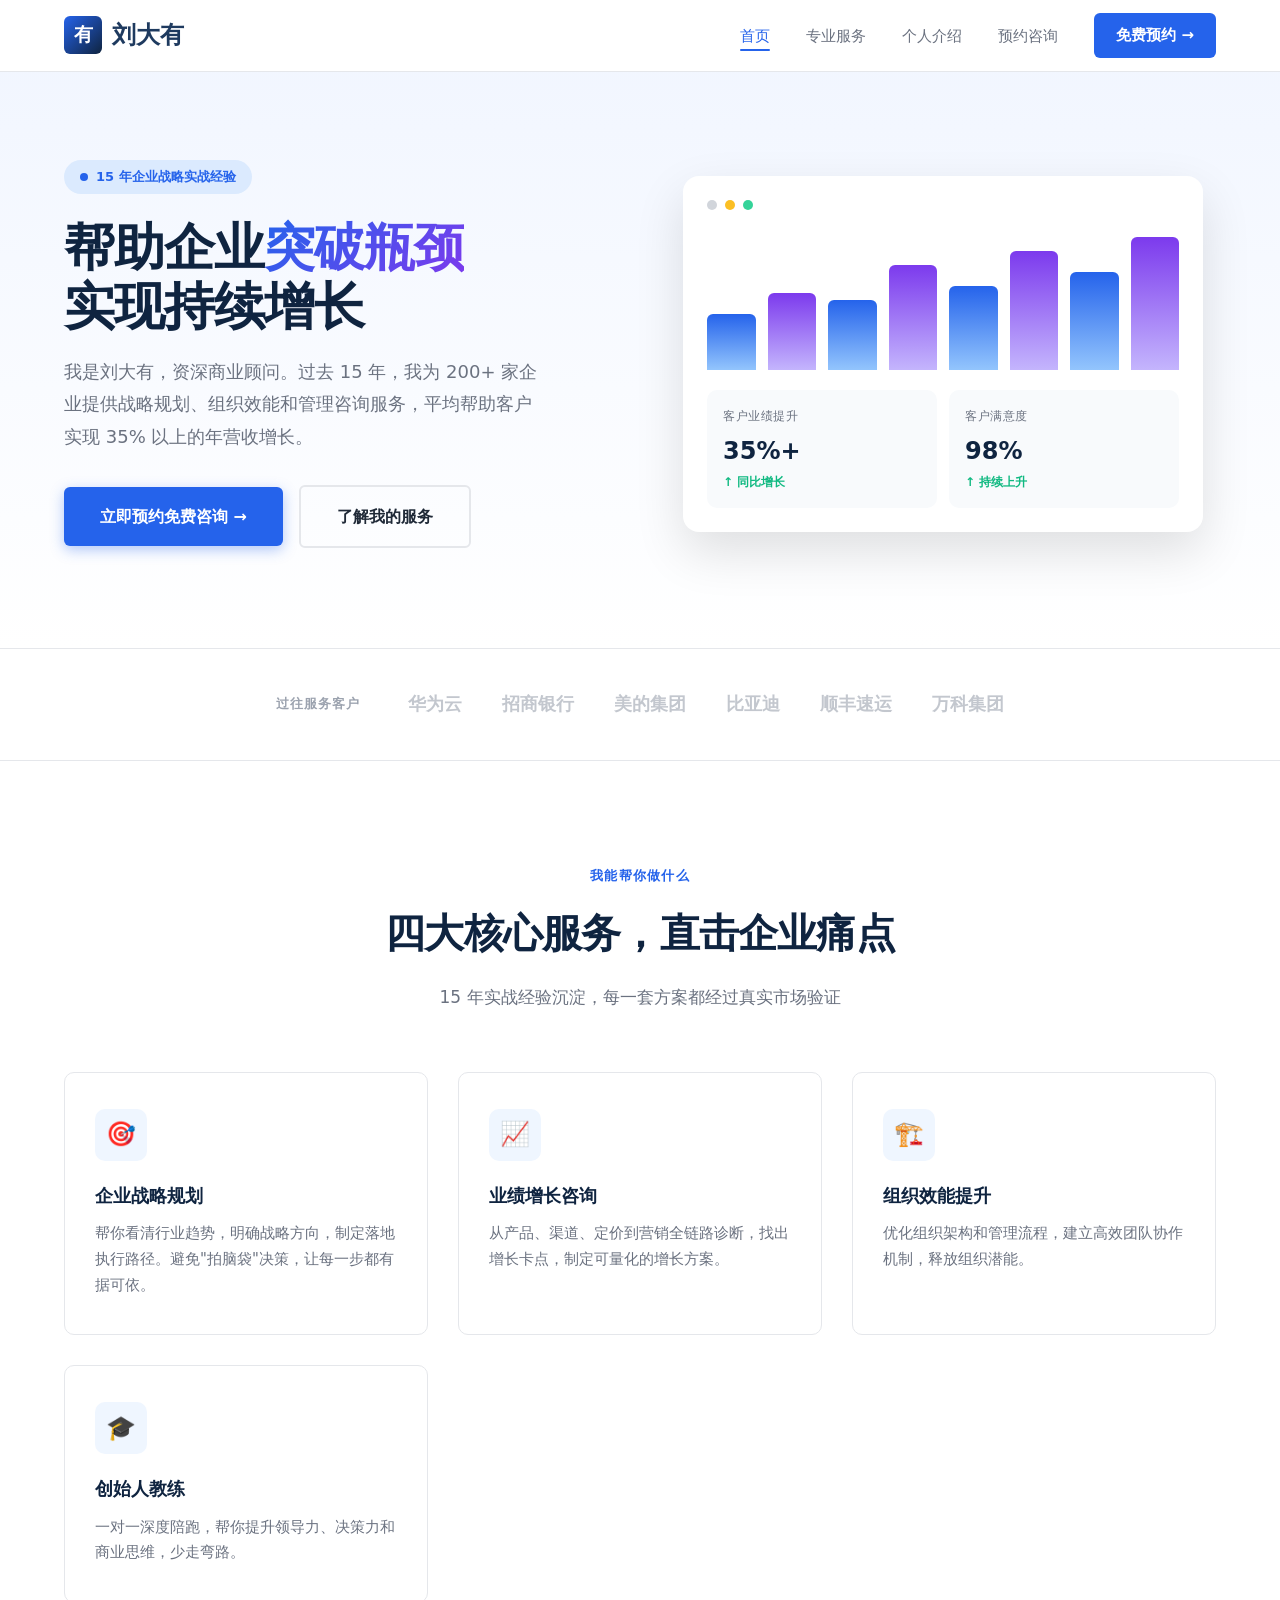
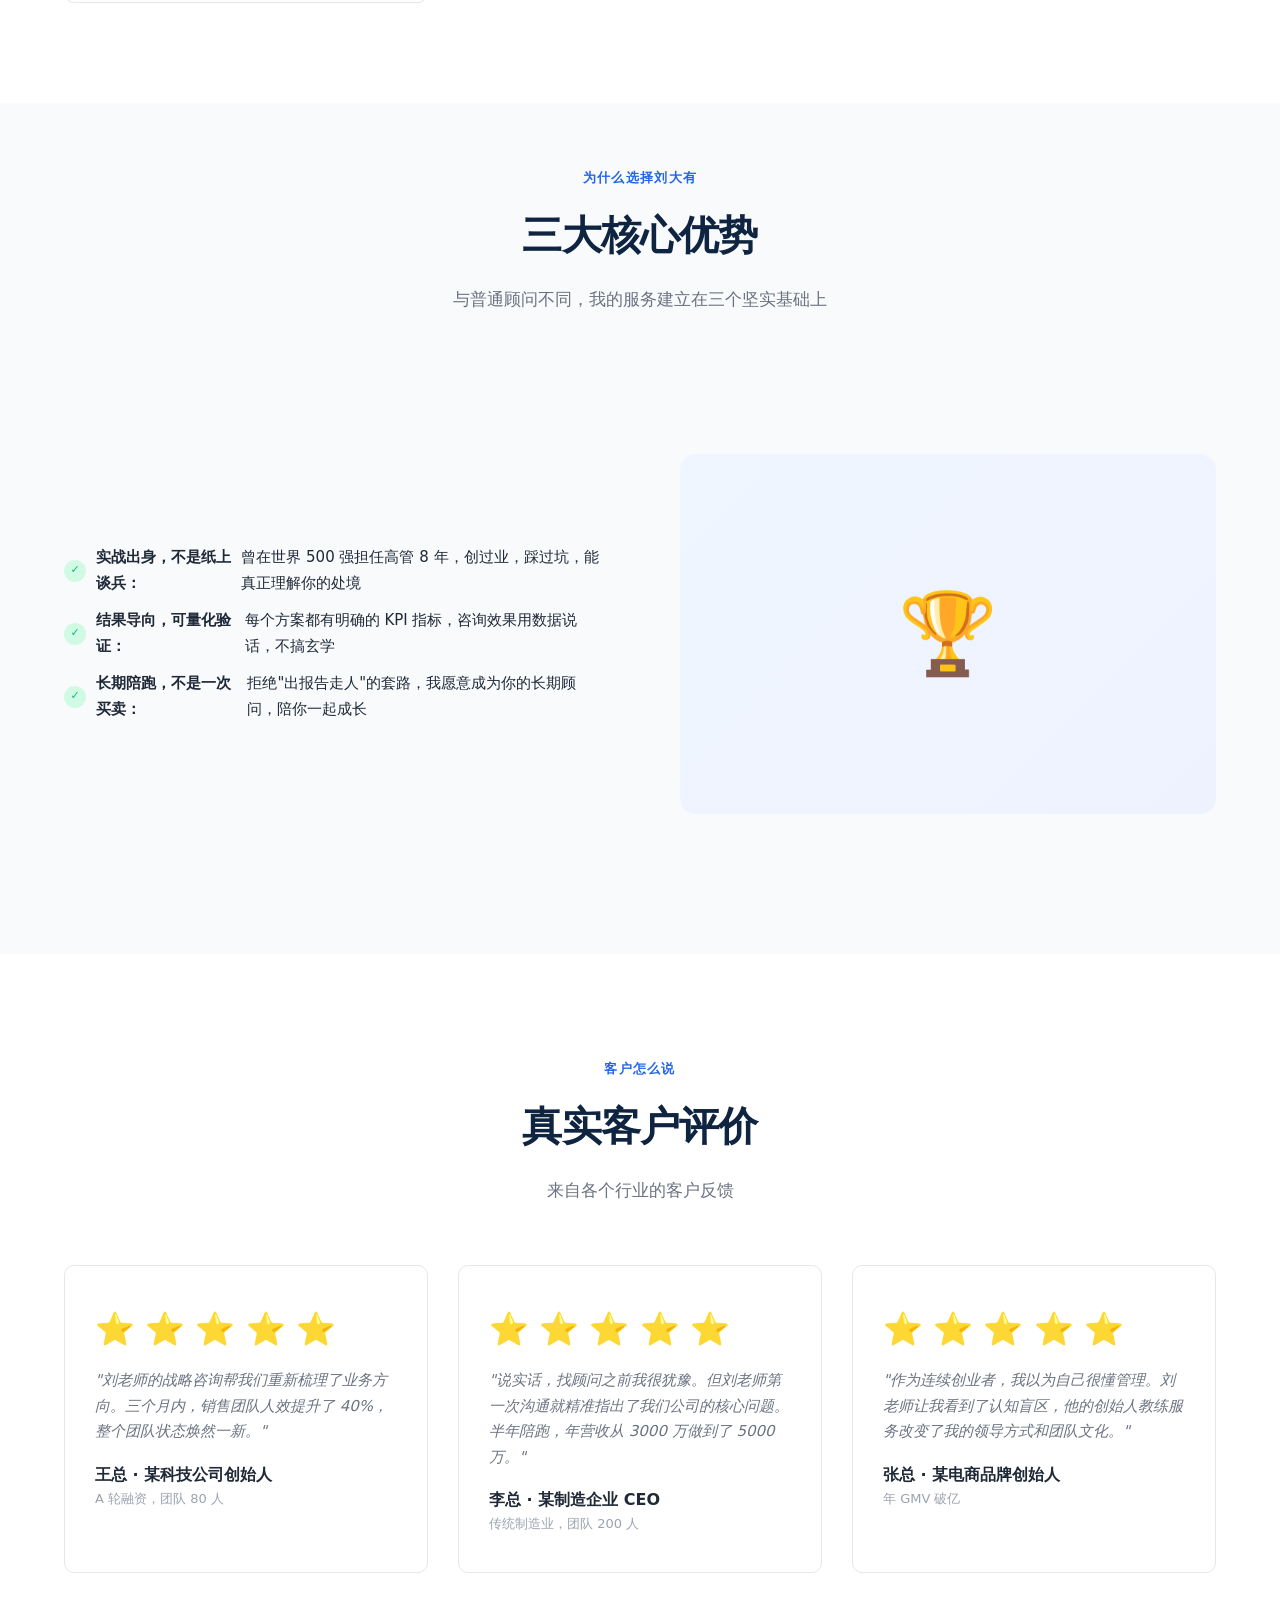
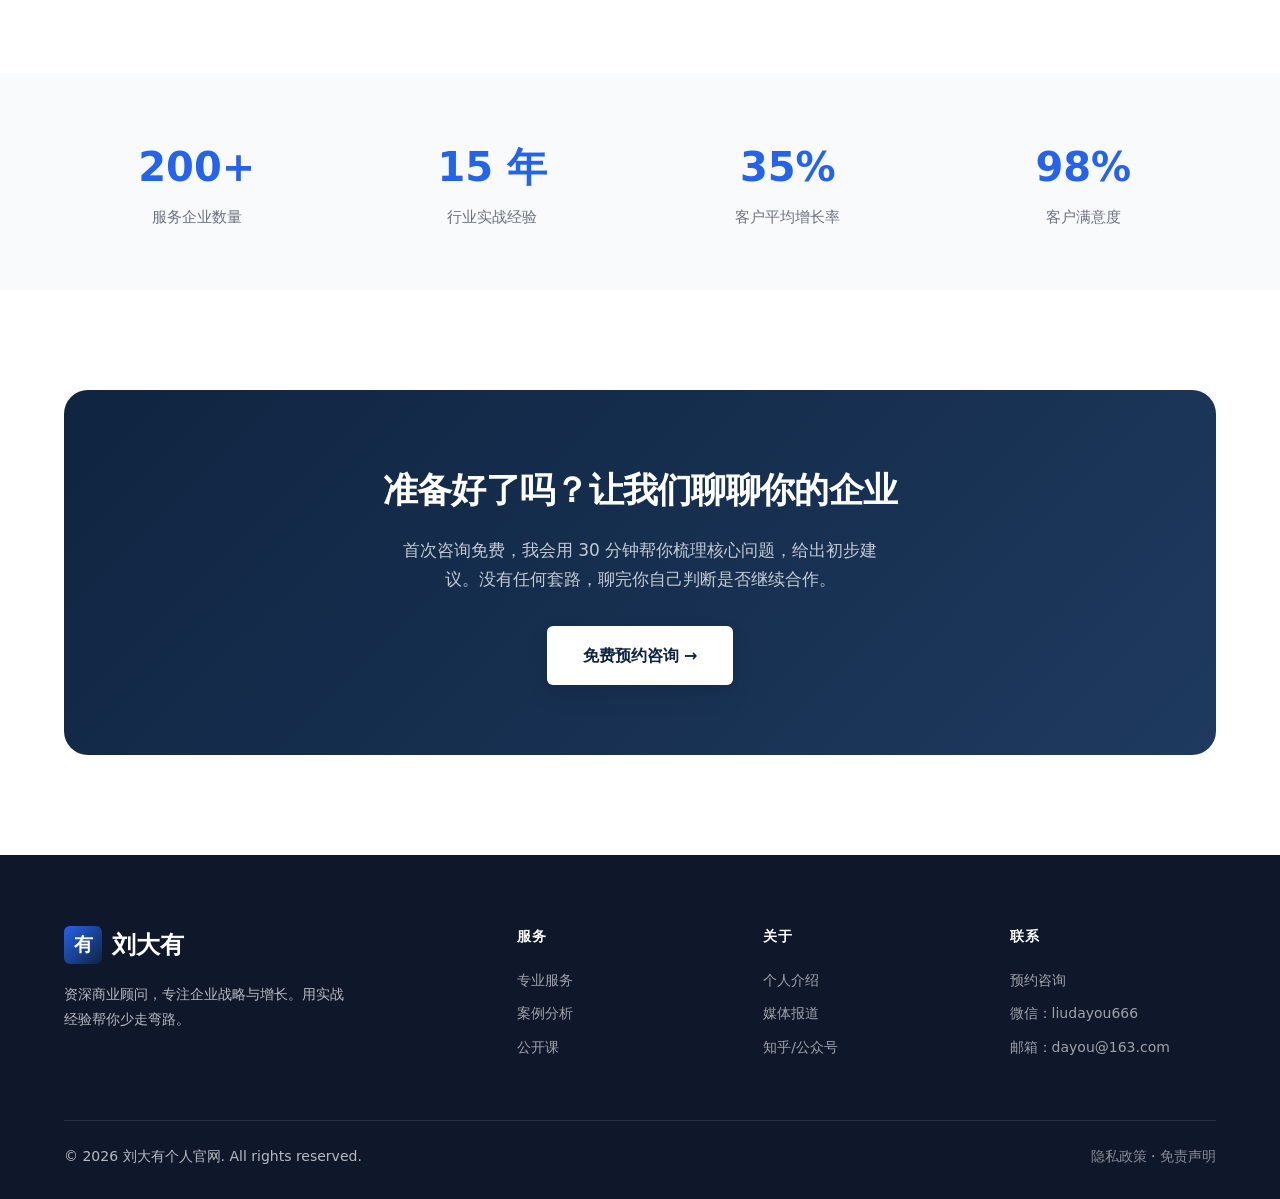
<file: index.html>
<!DOCTYPE html>
<html lang="zh-CN">
<head>
  <meta charset="UTF-8">
  <meta name="viewport" content="width=device-width, initial-scale=1.0">
  <meta name="description" content="刘大有 - 资深商业顾问，专注企业战略规划与组织效能提升，已帮助200+企业实现业绩增长">
  <title>刘大有 - 资深商业顾问 | 企业战略规划与组织效能专家</title>
  <link rel="stylesheet" href="css/style.css">
</head>
<body>

  <!-- ========== 导航栏 ========== -->
  <nav class="navbar" id="navbar">
    <div class="container">
      <a href="index.html" class="logo">
        <span class="logo-icon">有</span>
        刘大有
      </a>
      <ul class="nav-links" id="navLinks">
        <li><a href="index.html" class="active">首页</a></li>
        <li><a href="features.html">专业服务</a></li>
        <li><a href="about.html">个人介绍</a></li>
        <li><a href="contact.html">预约咨询</a></li>
        <li><a href="contact.html" class="nav-cta">免费预约 →</a></li>
      </ul>
      <button class="menu-toggle" id="menuToggle" aria-label="菜单">
        <span></span><span></span><span></span>
      </button>
    </div>
  </nav>

  <!-- ========== Hero ========== -->
  <section class="hero">
    <div class="container">
      <div class="hero-text">
        <div class="hero-badge">
          <span class="dot"></span> 15 年企业战略实战经验
        </div>
        <h1>帮助企业<span>突破瓶颈</span><br>实现持续增长</h1>
        <p class="hero-desc">
          我是刘大有，资深商业顾问。过去 15 年，我为 200+ 家企业提供战略规划、组织效能和管理咨询服务，平均帮助客户实现 35% 以上的年营收增长。
        </p>
        <div class="hero-actions">
          <a href="contact.html" class="btn btn-primary btn-lg">立即预约免费咨询 →</a>
          <a href="features.html" class="btn btn-outline btn-lg">了解我的服务</a>
        </div>
      </div>
      <div class="hero-visual">
        <div class="hero-dashboard">
          <div class="dashboard-header">
            <span class="dashboard-dot"></span>
            <span class="dashboard-dot"></span>
            <span class="dashboard-dot"></span>
          </div>
          <div class="dashboard-chart">
            <div class="chart-bar" style="height:40%"></div>
            <div class="chart-bar" style="height:55%"></div>
            <div class="chart-bar" style="height:50%"></div>
            <div class="chart-bar" style="height:75%"></div>
            <div class="chart-bar" style="height:60%"></div>
            <div class="chart-bar" style="height:85%"></div>
            <div class="chart-bar" style="height:70%"></div>
            <div class="chart-bar" style="height:95%"></div>
          </div>
          <div class="dashboard-stats">
            <div class="stat-card">
              <div class="label">客户业绩提升</div>
              <div class="value">35%+</div>
              <div class="trend">↑ 同比增长</div>
            </div>
            <div class="stat-card">
              <div class="label">客户满意度</div>
              <div class="value">98%</div>
              <div class="trend">↑ 持续上升</div>
            </div>
          </div>
        </div>
      </div>
    </div>
  </section>

  <!-- ========== 信任栏 ========== -->
  <div class="trust-bar">
    <div class="container">
      <span class="trust-label">过往服务客户</span>
      <div class="trust-logos">
        <span class="trust-logo">华为云</span>
        <span class="trust-logo">招商银行</span>
        <span class="trust-logo">美的集团</span>
        <span class="trust-logo">比亚迪</span>
        <span class="trust-logo">顺丰速运</span>
        <span class="trust-logo">万科集团</span>
      </div>
    </div>
  </div>

  <!-- ========== 核心服务 ========== -->
  <section class="section">
    <div class="container">
      <div class="section-header">
        <span class="section-label">我能帮你做什么</span>
        <h2>四大核心服务，直击企业痛点</h2>
        <p>15 年实战经验沉淀，每一套方案都经过真实市场验证</p>
      </div>
      <div class="features-grid">
        <div class="feature-card">
          <div class="feature-icon">🎯</div>
          <h3>企业战略规划</h3>
          <p>帮你看清行业趋势，明确战略方向，制定落地执行路径。避免"拍脑袋"决策，让每一步都有据可依。</p>
        </div>
        <div class="feature-card">
          <div class="feature-icon">📈</div>
          <h3>业绩增长咨询</h3>
          <p>从产品、渠道、定价到营销全链路诊断，找出增长卡点，制定可量化的增长方案。</p>
        </div>
        <div class="feature-card">
          <div class="feature-icon">🏗️</div>
          <h3>组织效能提升</h3>
          <p>优化组织架构和管理流程，建立高效团队协作机制，释放组织潜能。</p>
        </div>
        <div class="feature-card">
          <div class="feature-icon">🎓</div>
          <h3>创始人教练</h3>
          <p>一对一深度陪跑，帮你提升领导力、决策力和商业思维，少走弯路。</p>
        </div>
      </div>
    </div>
  </section>

  <!-- ========== 为什么选择我 ========== -->
  <section class="section-sm" style="background: var(--color-bg-alt);">
    <div class="container">
      <div class="section-header">
        <span class="section-label">为什么选择刘大有</span>
        <h2>三大核心优势</h2>
        <p>与普通顾问不同，我的服务建立在三个坚实基础上</p>
      </div>
      <div class="feature-block" style="border-bottom: none;">
        <div class="feature-content">
          <ul class="feature-list">
            <li><strong>实战出身，不是纸上谈兵：</strong>曾在世界 500 强担任高管 8 年，创过业，踩过坑，能真正理解你的处境</li>
            <li><strong>结果导向，可量化验证：</strong>每个方案都有明确的 KPI 指标，咨询效果用数据说话，不搞玄学</li>
            <li><strong>长期陪跑，不是一次买卖：</strong>拒绝"出报告走人"的套路，我愿意成为你的长期顾问，陪你一起成长</li>
          </ul>
        </div>
        <div class="feature-image">🏆</div>
      </div>
    </div>
  </section>

  <!-- ========== 客户见证 ========== -->
  <section class="section">
    <div class="container">
      <div class="section-header">
        <span class="section-label">客户怎么说</span>
        <h2>真实客户评价</h2>
        <p>来自各个行业的客户反馈</p>
      </div>
      <div class="features-grid">
        <div class="feature-card">
          <div style="font-size: 2rem; margin-bottom: 12px;">⭐ ⭐ ⭐ ⭐ ⭐</div>
          <p style="font-style: italic; color: var(--color-text-light); margin-bottom: 16px;">"刘老师的战略咨询帮我们重新梳理了业务方向。三个月内，销售团队人效提升了 40%，整个团队状态焕然一新。"</p>
          <strong>王总 · 某科技公司创始人</strong>
          <p style="font-size: 0.813rem; color: var(--color-text-lighter);">A 轮融资，团队 80 人</p>
        </div>
        <div class="feature-card">
          <div style="font-size: 2rem; margin-bottom: 12px;">⭐ ⭐ ⭐ ⭐ ⭐</div>
          <p style="font-style: italic; color: var(--color-text-light); margin-bottom: 16px;">"说实话，找顾问之前我很犹豫。但刘老师第一次沟通就精准指出了我们公司的核心问题。半年陪跑，年营收从 3000 万做到了 5000 万。"</p>
          <strong>李总 · 某制造企业 CEO</strong>
          <p style="font-size: 0.813rem; color: var(--color-text-lighter);">传统制造业，团队 200 人</p>
        </div>
        <div class="feature-card">
          <div style="font-size: 2rem; margin-bottom: 12px;">⭐ ⭐ ⭐ ⭐ ⭐</div>
          <p style="font-style: italic; color: var(--color-text-light); margin-bottom: 16px;">"作为连续创业者，我以为自己很懂管理。刘老师让我看到了认知盲区，他的创始人教练服务改变了我的领导方式和团队文化。"</p>
          <strong>张总 · 某电商品牌创始人</strong>
          <p style="font-size: 0.813rem; color: var(--color-text-lighter);">年 GMV 破亿</p>
        </div>
      </div>
    </div>
  </section>

  <!-- ========== 数据统计 ========== -->
  <section class="section-sm" style="background: var(--color-bg-alt);">
    <div class="container">
      <div class="stats-grid">
        <div class="stat-item">
          <h3>200+</h3>
          <p>服务企业数量</p>
        </div>
        <div class="stat-item">
          <h3>15 年</h3>
          <p>行业实战经验</p>
        </div>
        <div class="stat-item">
          <h3>35%</h3>
          <p>客户平均增长率</p>
        </div>
        <div class="stat-item">
          <h3>98%</h3>
          <p>客户满意度</p>
        </div>
      </div>
    </div>
  </section>

  <!-- ========== CTA ========== -->
  <section class="section">
    <div class="container">
      <div class="cta-banner">
        <h2>准备好了吗？让我们聊聊你的企业</h2>
        <p>首次咨询免费，我会用 30 分钟帮你梳理核心问题，给出初步建议。没有任何套路，聊完你自己判断是否继续合作。</p>
        <a href="contact.html" class="btn btn-light btn-lg">免费预约咨询 →</a>
      </div>
    </div>
  </section>

  <!-- ========== 页脚 ========== -->
  <footer class="footer">
    <div class="container">
      <div class="footer-grid">
        <div class="footer-brand">
          <a href="index.html" class="logo" style="color:#fff;">
            <span class="logo-icon">有</span> 刘大有
          </a>
          <p>资深商业顾问，专注企业战略与增长。用实战经验帮你少走弯路。</p>
        </div>
        <div>
          <h4>服务</h4>
          <ul class="footer-links">
            <li><a href="features.html">专业服务</a></li>
            <li><a href="#">案例分析</a></li>
            <li><a href="#">公开课</a></li>
          </ul>
        </div>
        <div>
          <h4>关于</h4>
          <ul class="footer-links">
            <li><a href="about.html">个人介绍</a></li>
            <li><a href="#">媒体报道</a></li>
            <li><a href="#">知乎/公众号</a></li>
          </ul>
        </div>
        <div>
          <h4>联系</h4>
          <ul class="footer-links">
            <li><a href="contact.html">预约咨询</a></li>
            <li><a href="#">微信：liudayou666</a></li>
            <li><a href="#">邮箱：dayou@163.com</a></li>
          </ul>
        </div>
      </div>
      <div class="footer-bottom">
        <span>&copy; 2026 刘大有个人官网. All rights reserved.</span>
        <span>
          <a href="#">隐私政策</a> · <a href="#">免责声明</a>
        </span>
      </div>
    </div>
  </footer>

  <script src="js/main.js"></script>
</body>
</html>
</file>
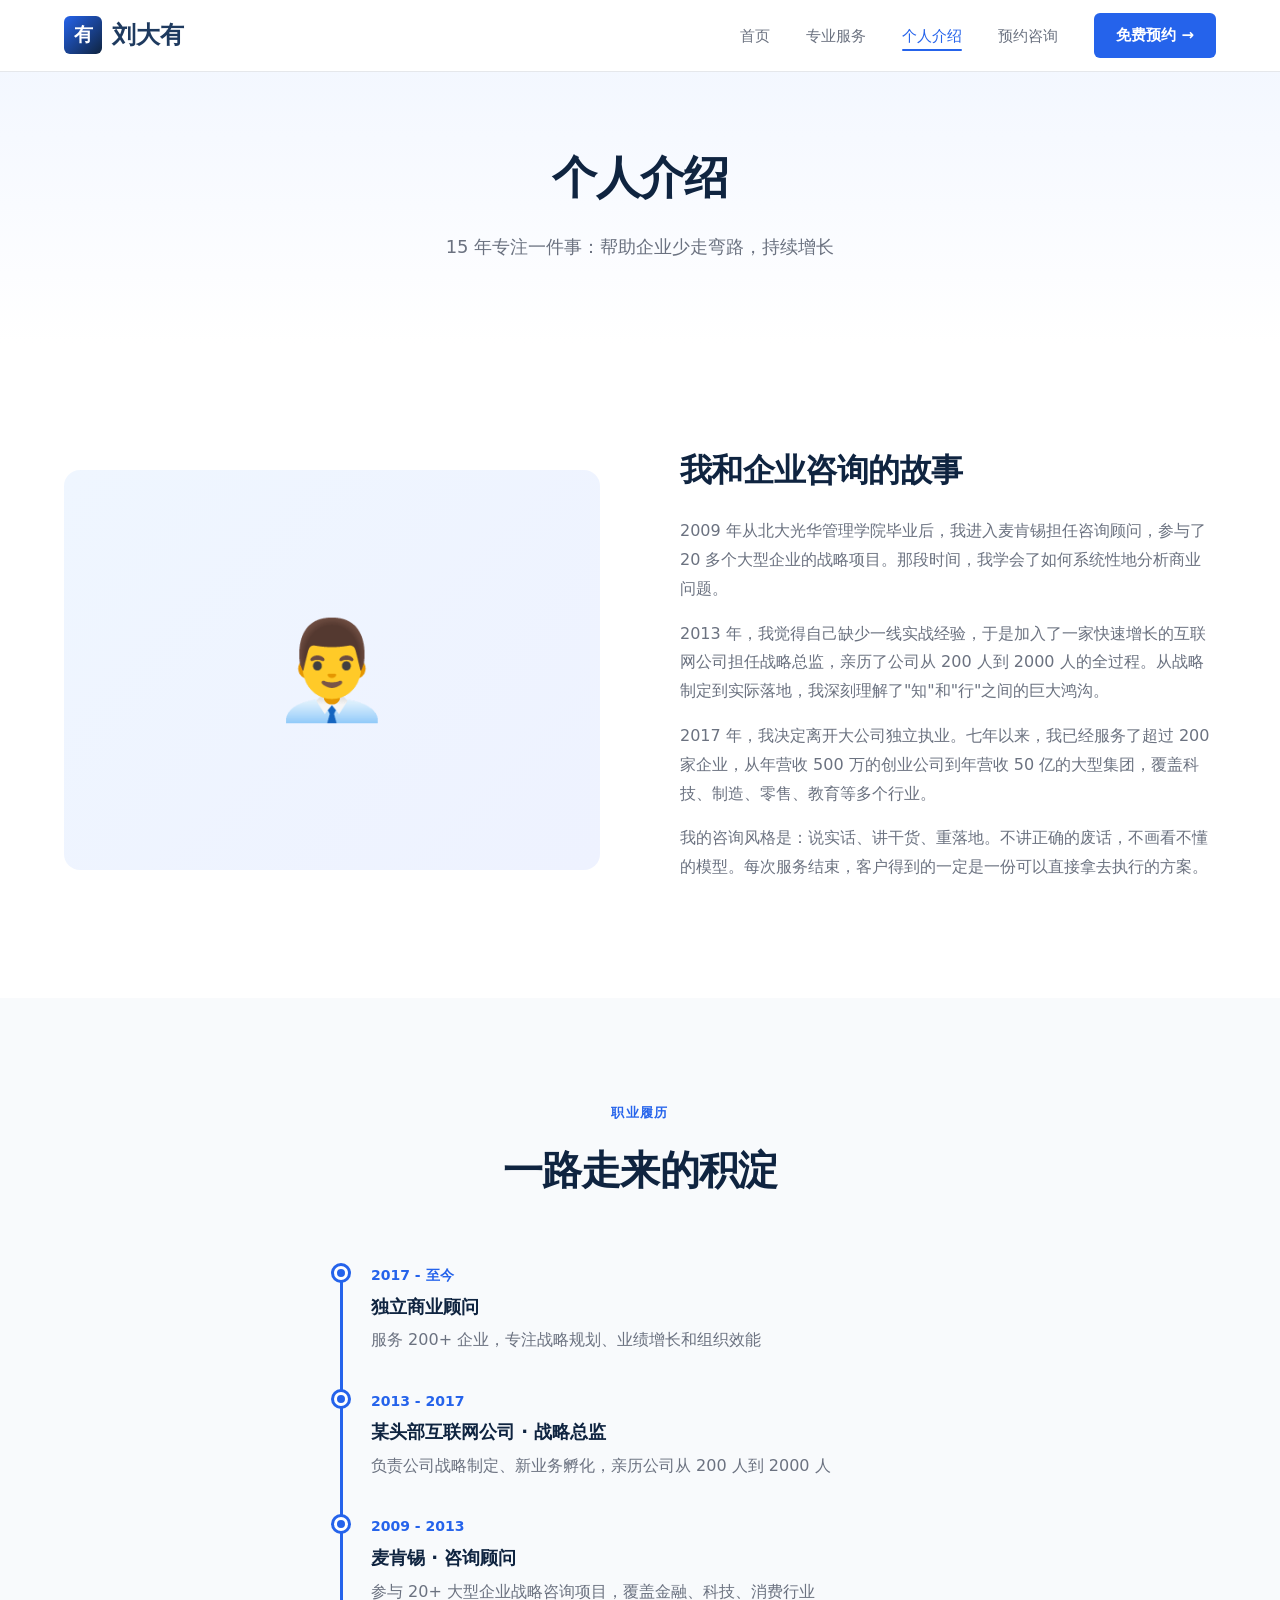
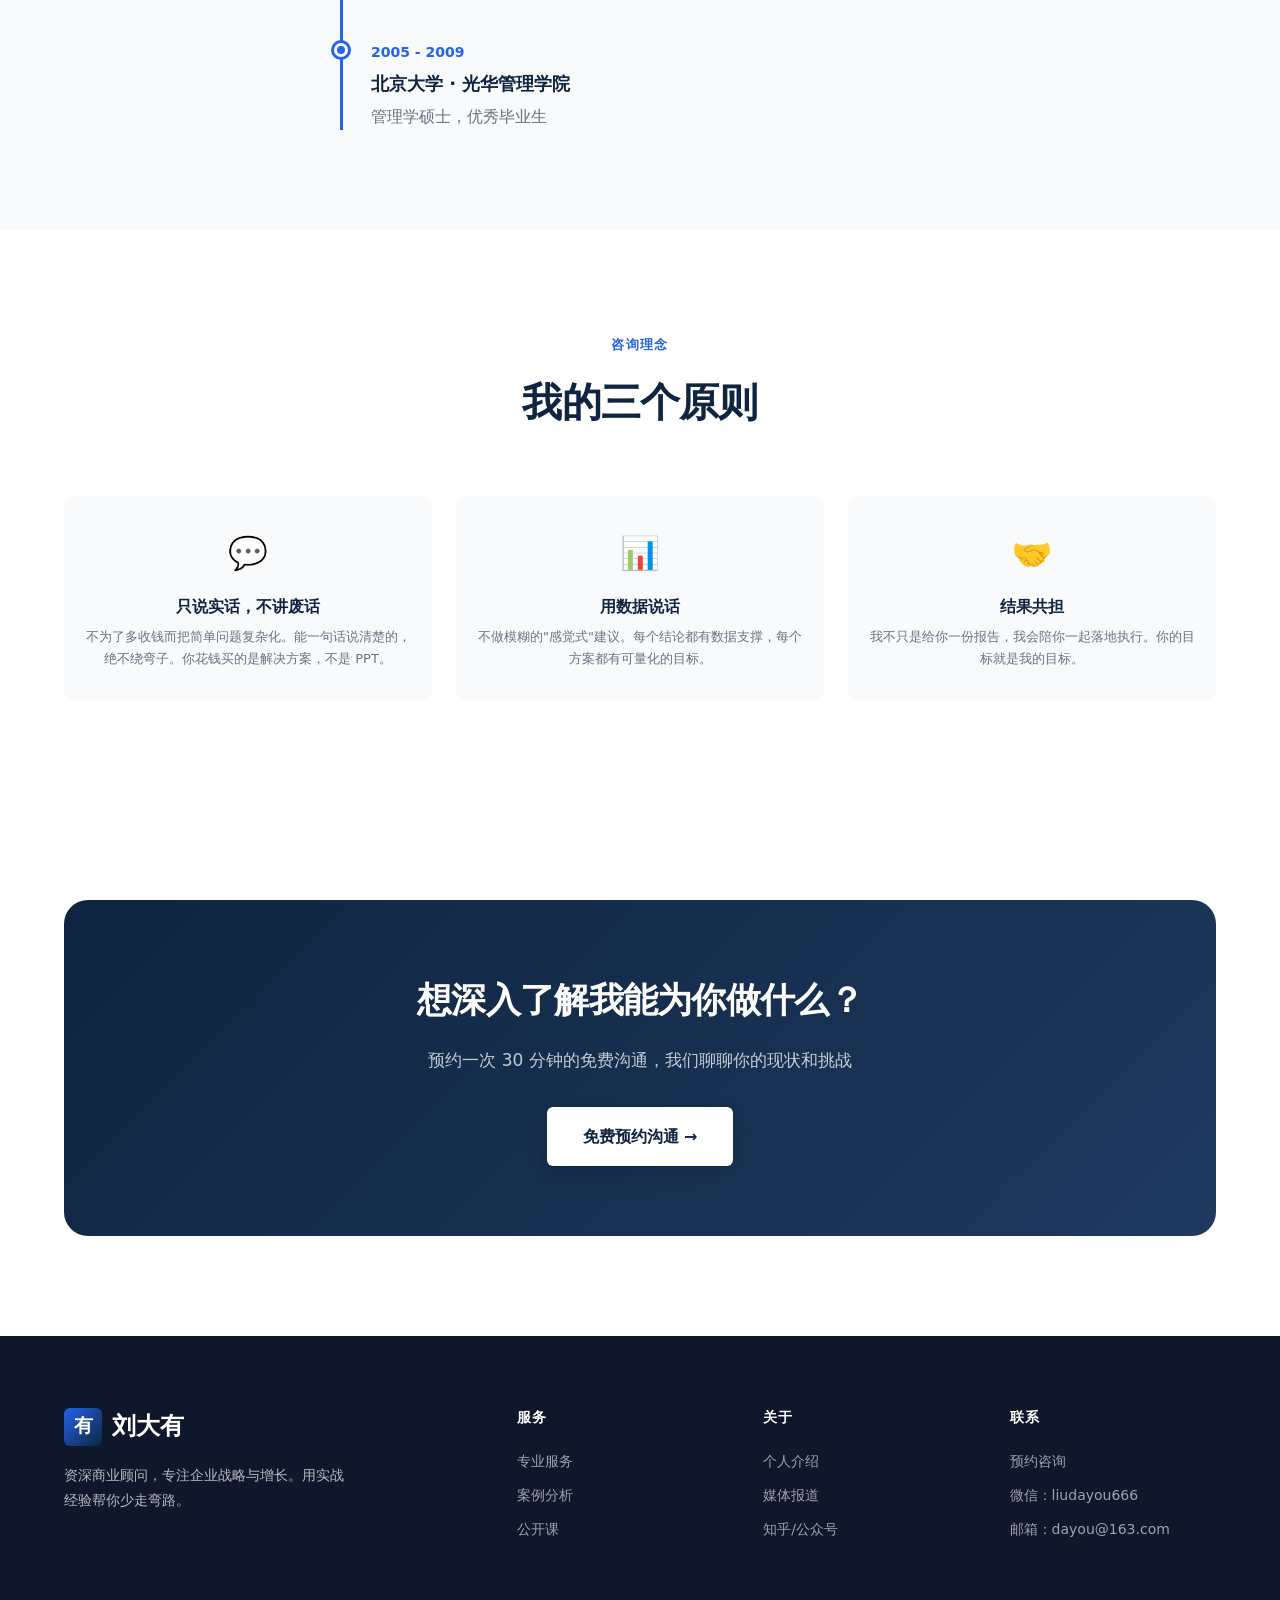
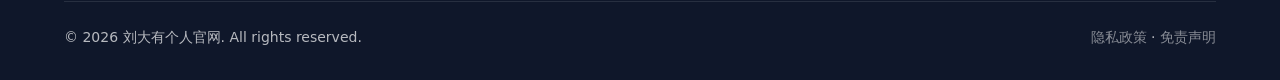
<file: about.html>
<!DOCTYPE html>
<html lang="zh-CN">
<head>
  <meta charset="UTF-8">
  <meta name="viewport" content="width=device-width, initial-scale=1.0">
  <meta name="description" content="刘大有个人介绍 - 15年企业战略实战经验，世界500强前高管，资深商业顾问">
  <title>个人介绍 - 刘大有商业顾问</title>
  <link rel="stylesheet" href="css/style.css">
</head>
<body>

  <!-- ========== 导航栏 ========== -->
  <nav class="navbar" id="navbar">
    <div class="container">
      <a href="index.html" class="logo">
        <span class="logo-icon">有</span>
        刘大有
      </a>
      <ul class="nav-links" id="navLinks">
        <li><a href="index.html">首页</a></li>
        <li><a href="features.html">专业服务</a></li>
        <li><a href="about.html" class="active">个人介绍</a></li>
        <li><a href="contact.html">预约咨询</a></li>
        <li><a href="contact.html" class="nav-cta">免费预约 →</a></li>
      </ul>
      <button class="menu-toggle" id="menuToggle" aria-label="菜单">
        <span></span><span></span><span></span>
      </button>
    </div>
  </nav>

  <!-- ========== 页面标题 ========== -->
  <section class="page-hero">
    <div class="container">
      <h1>个人介绍</h1>
      <p>15 年专注一件事：帮助企业少走弯路，持续增长</p>
    </div>
  </section>

  <!-- ========== 个人故事 ========== -->
  <section class="section">
    <div class="container">
      <div class="about-story">
        <div class="about-image">👨‍💼</div>
        <div class="about-content">
          <h2>我和企业咨询的故事</h2>
          <p>2009 年从北大光华管理学院毕业后，我进入麦肯锡担任咨询顾问，参与了 20 多个大型企业的战略项目。那段时间，我学会了如何系统性地分析商业问题。</p>
          <p>2013 年，我觉得自己缺少一线实战经验，于是加入了一家快速增长的互联网公司担任战略总监，亲历了公司从 200 人到 2000 人的全过程。从战略制定到实际落地，我深刻理解了"知"和"行"之间的巨大鸿沟。</p>
          <p>2017 年，我决定离开大公司独立执业。七年以来，我已经服务了超过 200 家企业，从年营收 500 万的创业公司到年营收 50 亿的大型集团，覆盖科技、制造、零售、教育等多个行业。</p>
          <p>我的咨询风格是：说实话、讲干货、重落地。不讲正确的废话，不画看不懂的模型。每次服务结束，客户得到的一定是一份可以直接拿去执行的方案。</p>
        </div>
      </div>
    </div>
  </section>

  <!-- ========== 职业履历 ========== -->
  <section class="section" style="background: var(--color-bg-alt);">
    <div class="container">
      <div class="section-header">
        <span class="section-label">职业履历</span>
        <h2>一路走来的积淀</h2>
      </div>
      <div style="max-width: 600px; margin: 0 auto;">
        <div style="border-left: 3px solid var(--color-accent); padding-left: 28px;">
          <!-- 条目 -->
          <div style="margin-bottom: 36px; position: relative;">
            <div style="position: absolute; left: -37px; top: 2px; width: 14px; height: 14px; background: var(--color-accent); border-radius: 50%; border: 3px solid #fff; box-shadow: 0 0 0 3px var(--color-accent);"></div>
            <h4 style="color: var(--color-accent); font-size: 0.875rem; margin-bottom: 4px;">2017 - 至今</h4>
            <h3 style="font-size: 1.125rem; font-weight: 700; color: var(--color-primary-dark); margin-bottom: 4px;">独立商业顾问</h3>
            <p style="color: var(--color-text-light);">服务 200+ 企业，专注战略规划、业绩增长和组织效能</p>
          </div>
          <div style="margin-bottom: 36px; position: relative;">
            <div style="position: absolute; left: -37px; top: 2px; width: 14px; height: 14px; background: var(--color-accent); border-radius: 50%; border: 3px solid #fff; box-shadow: 0 0 0 3px var(--color-accent);"></div>
            <h4 style="color: var(--color-accent); font-size: 0.875rem; margin-bottom: 4px;">2013 - 2017</h4>
            <h3 style="font-size: 1.125rem; font-weight: 700; color: var(--color-primary-dark); margin-bottom: 4px;">某头部互联网公司 · 战略总监</h3>
            <p style="color: var(--color-text-light);">负责公司战略制定、新业务孵化，亲历公司从 200 人到 2000 人</p>
          </div>
          <div style="margin-bottom: 36px; position: relative;">
            <div style="position: absolute; left: -37px; top: 2px; width: 14px; height: 14px; background: var(--color-accent); border-radius: 50%; border: 3px solid #fff; box-shadow: 0 0 0 3px var(--color-accent);"></div>
            <h4 style="color: var(--color-accent); font-size: 0.875rem; margin-bottom: 4px;">2009 - 2013</h4>
            <h3 style="font-size: 1.125rem; font-weight: 700; color: var(--color-primary-dark); margin-bottom: 4px;">麦肯锡 · 咨询顾问</h3>
            <p style="color: var(--color-text-light);">参与 20+ 大型企业战略咨询项目，覆盖金融、科技、消费行业</p>
          </div>
          <div style="position: relative;">
            <div style="position: absolute; left: -37px; top: 2px; width: 14px; height: 14px; background: var(--color-accent); border-radius: 50%; border: 3px solid #fff; box-shadow: 0 0 0 3px var(--color-accent);"></div>
            <h4 style="color: var(--color-accent); font-size: 0.875rem; margin-bottom: 4px;">2005 - 2009</h4>
            <h3 style="font-size: 1.125rem; font-weight: 700; color: var(--color-primary-dark); margin-bottom: 4px;">北京大学 · 光华管理学院</h3>
            <p style="color: var(--color-text-light);">管理学硕士，优秀毕业生</p>
          </div>
        </div>
      </div>
    </div>
  </section>

  <!-- ========== 个人理念 ========== -->
  <section class="section">
    <div class="container">
      <div class="section-header">
        <span class="section-label">咨询理念</span>
        <h2>我的三个原则</h2>
      </div>
      <div class="values-grid">
        <div class="value-card">
          <div class="icon">💬</div>
          <h4>只说实话，不讲废话</h4>
          <p>不为了多收钱而把简单问题复杂化。能一句话说清楚的，绝不绕弯子。你花钱买的是解决方案，不是 PPT。</p>
        </div>
        <div class="value-card">
          <div class="icon">📊</div>
          <h4>用数据说话</h4>
          <p>不做模糊的"感觉式"建议。每个结论都有数据支撑，每个方案都有可量化的目标。</p>
        </div>
        <div class="value-card">
          <div class="icon">🤝</div>
          <h4>结果共担</h4>
          <p>我不只是给你一份报告，我会陪你一起落地执行。你的目标就是我的目标。</p>
        </div>
      </div>
    </div>
  </section>

  <!-- ========== CTA ========== -->
  <section class="section">
    <div class="container">
      <div class="cta-banner">
        <h2>想深入了解我能为你做什么？</h2>
        <p>预约一次 30 分钟的免费沟通，我们聊聊你的现状和挑战</p>
        <a href="contact.html" class="btn btn-light btn-lg">免费预约沟通 →</a>
      </div>
    </div>
  </section>

  <!-- ========== 页脚 ========== -->
  <footer class="footer">
    <div class="container">
      <div class="footer-grid">
        <div class="footer-brand">
          <a href="index.html" class="logo" style="color:#fff;">
            <span class="logo-icon">有</span> 刘大有
          </a>
          <p>资深商业顾问，专注企业战略与增长。用实战经验帮你少走弯路。</p>
        </div>
        <div>
          <h4>服务</h4>
          <ul class="footer-links">
            <li><a href="features.html">专业服务</a></li>
            <li><a href="#">案例分析</a></li>
            <li><a href="#">公开课</a></li>
          </ul>
        </div>
        <div>
          <h4>关于</h4>
          <ul class="footer-links">
            <li><a href="about.html">个人介绍</a></li>
            <li><a href="#">媒体报道</a></li>
            <li><a href="#">知乎/公众号</a></li>
          </ul>
        </div>
        <div>
          <h4>联系</h4>
          <ul class="footer-links">
            <li><a href="contact.html">预约咨询</a></li>
            <li><a href="#">微信：liudayou666</a></li>
            <li><a href="#">邮箱：dayou@163.com</a></li>
          </ul>
        </div>
      </div>
      <div class="footer-bottom">
        <span>&copy; 2026 刘大有个人官网. All rights reserved.</span>
        <span>
          <a href="#">隐私政策</a> · <a href="#">免责声明</a>
        </span>
      </div>
    </div>
  </footer>

  <script src="js/main.js"></script>
</body>
</html>
</file>
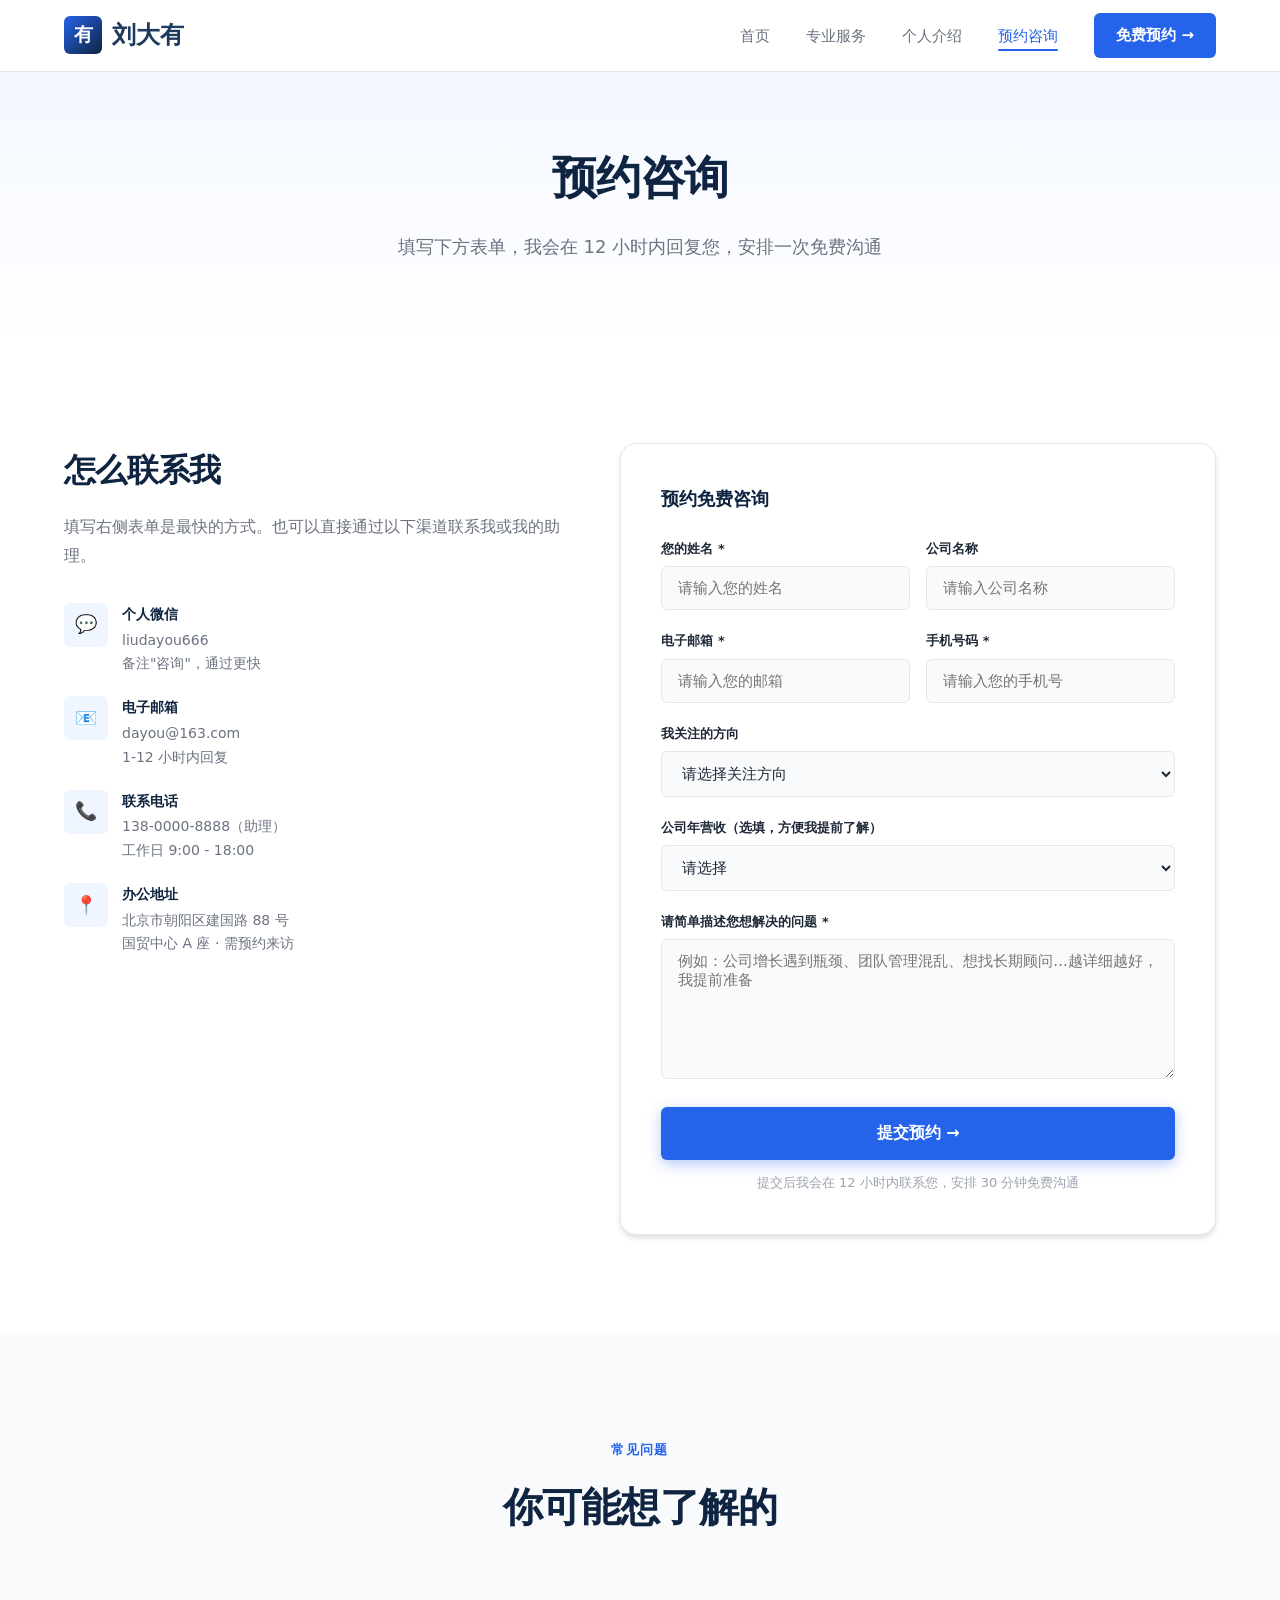
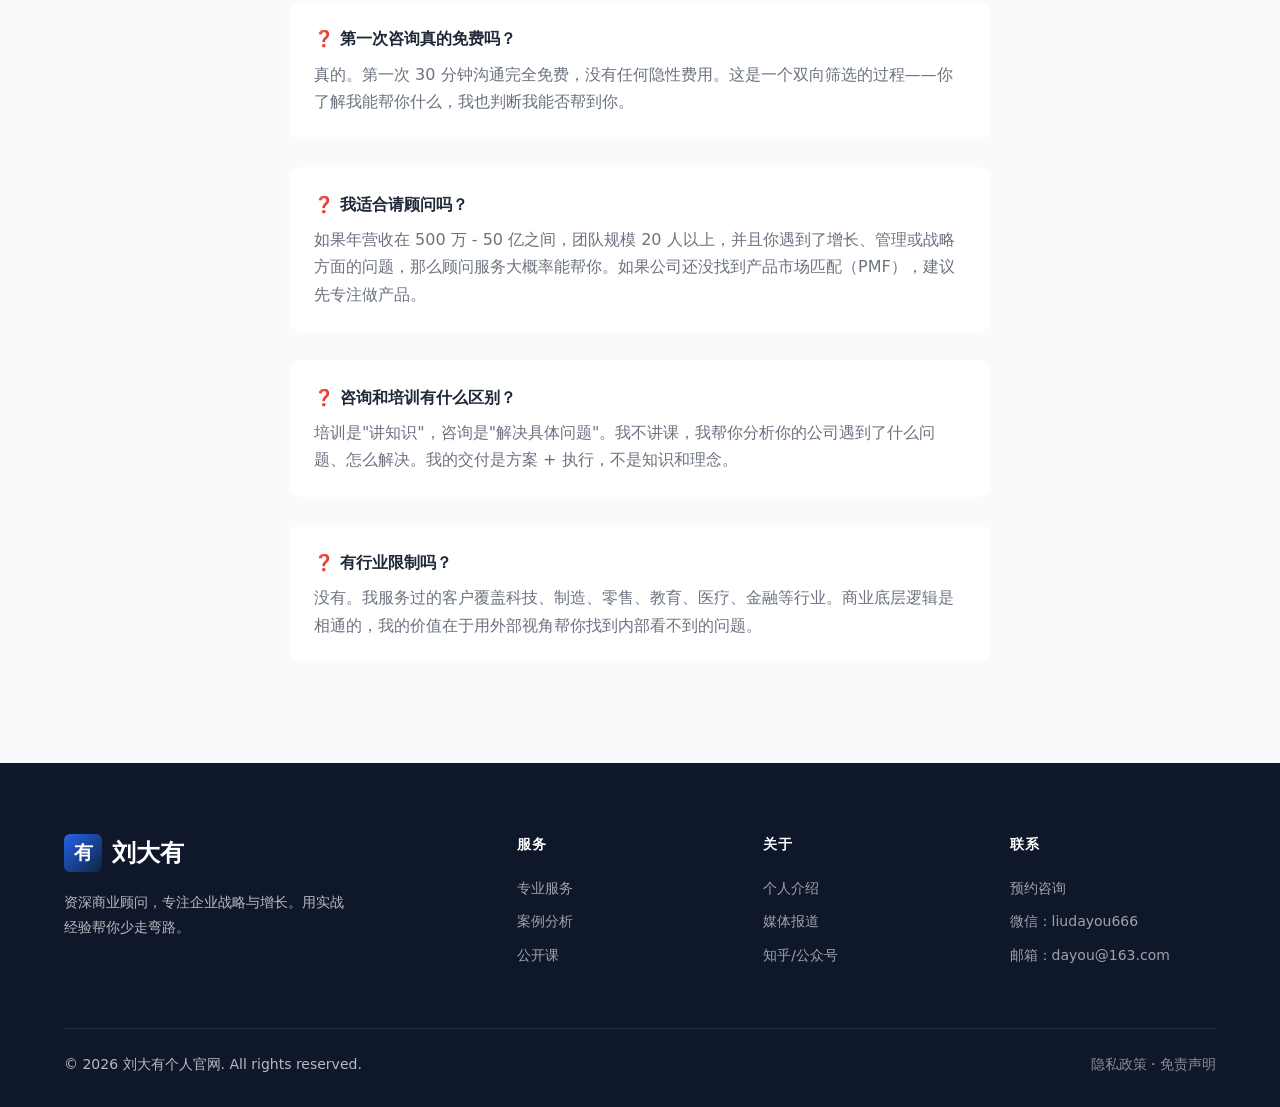
<file: contact.html>
<!DOCTYPE html>
<html lang="zh-CN">
<head>
  <meta charset="UTF-8">
  <meta name="viewport" content="width=device-width, initial-scale=1.0">
  <meta name="description" content="预约刘大有免费咨询 - 30分钟深度沟通，帮您梳理企业核心问题">
  <title>预约咨询 - 刘大有商业顾问</title>
  <link rel="stylesheet" href="css/style.css">
</head>
<body>

  <!-- ========== 导航栏 ========== -->
  <nav class="navbar" id="navbar">
    <div class="container">
      <a href="index.html" class="logo">
        <span class="logo-icon">有</span>
        刘大有
      </a>
      <ul class="nav-links" id="navLinks">
        <li><a href="index.html">首页</a></li>
        <li><a href="features.html">专业服务</a></li>
        <li><a href="about.html">个人介绍</a></li>
        <li><a href="contact.html" class="active">预约咨询</a></li>
        <li><a href="contact.html" class="nav-cta">免费预约 →</a></li>
      </ul>
      <button class="menu-toggle" id="menuToggle" aria-label="菜单">
        <span></span><span></span><span></span>
      </button>
    </div>
  </nav>

  <!-- ========== 页面标题 ========== -->
  <section class="page-hero">
    <div class="container">
      <h1>预约咨询</h1>
      <p>填写下方表单，我会在 12 小时内回复您，安排一次免费沟通</p>
    </div>
  </section>

  <!-- ========== 联系表单 ========== -->
  <section class="section">
    <div class="container">
      <div class="contact-grid">
        <!-- 联系信息 -->
        <div class="contact-info">
          <h2>怎么联系我</h2>
          <p>填写右侧表单是最快的方式。也可以直接通过以下渠道联系我或我的助理。</p>
          <div class="contact-items">
            <div class="contact-item">
              <div class="icon">💬</div>
              <div>
                <h4>个人微信</h4>
                <p>liudayou666</p>
                <p>备注"咨询"，通过更快</p>
              </div>
            </div>
            <div class="contact-item">
              <div class="icon">📧</div>
              <div>
                <h4>电子邮箱</h4>
                <p>dayou@163.com</p>
                <p>1-12 小时内回复</p>
              </div>
            </div>
            <div class="contact-item">
              <div class="icon">📞</div>
              <div>
                <h4>联系电话</h4>
                <p>138-0000-8888（助理）</p>
                <p>工作日 9:00 - 18:00</p>
              </div>
            </div>
            <div class="contact-item">
              <div class="icon">📍</div>
              <div>
                <h4>办公地址</h4>
                <p>北京市朝阳区建国路 88 号</p>
                <p>国贸中心 A 座 · 需预约来访</p>
              </div>
            </div>
          </div>
        </div>

        <!-- 表单 -->
        <div class="contact-form" id="contactForm">
          <h3 style="margin-bottom: 24px; font-size: 1.125rem; color: var(--color-primary-dark);">预约免费咨询</h3>
          <div class="form-row">
            <div class="form-group">
              <label for="name">您的姓名 *</label>
              <input type="text" id="name" placeholder="请输入您的姓名" required>
            </div>
            <div class="form-group">
              <label for="company">公司名称</label>
              <input type="text" id="company" placeholder="请输入公司名称">
            </div>
          </div>
          <div class="form-row">
            <div class="form-group">
              <label for="email">电子邮箱 *</label>
              <input type="email" id="email" placeholder="请输入您的邮箱" required>
            </div>
            <div class="form-group">
              <label for="phone">手机号码 *</label>
              <input type="tel" id="phone" placeholder="请输入您的手机号" required>
            </div>
          </div>
          <div class="form-group">
            <label for="interest">我关注的方向</label>
            <select id="interest">
              <option value="">请选择关注方向</option>
              <option value="strategy">企业战略规划</option>
              <option value="growth">业绩增长咨询</option>
              <option value="org">组织效能提升</option>
              <option value="coach">创始人教练</option>
              <option value="other">不确定，想先聊聊</option>
            </select>
          </div>
          <div class="form-group">
            <label for="revenue">公司年营收（选填，方便我提前了解）</label>
            <select id="revenue">
              <option value="">请选择</option>
              <option value="<500">500 万以下</option>
              <option value="500-2000">500 万 - 2000 万</option>
              <option value="2000-1y">2000 万 - 1 亿</option>
              <option value="1y-5y">1 亿 - 5 亿</option>
              <option value=">5y">5 亿以上</option>
            </select>
          </div>
          <div class="form-group">
            <label for="message">请简单描述您想解决的问题 *</label>
            <textarea id="message" placeholder="例如：公司增长遇到瓶颈、团队管理混乱、想找长期顾问...越详细越好，我提前准备" required></textarea>
          </div>
          <button type="submit" class="btn btn-primary form-submit" id="submitBtn">提交预约 →</button>
          <p style="text-align: center; margin-top: 12px; font-size: 0.813rem; color: var(--color-text-lighter);">
            提交后我会在 12 小时内联系您，安排 30 分钟免费沟通
          </p>
        </div>

        <!-- 提交成功 -->
        <div class="form-success" id="formSuccess">
          <div class="icon">✅</div>
          <h3>预约提交成功！</h3>
          <p>感谢您的信任，我会在 <strong>12 小时内</strong> 通过您留下的联系方式与您沟通，安排第一次免费咨询。</p>
          <p style="margin-top: 12px; color: var(--color-text-lighter);">如果着急，也可以直接添加微信：<strong>liudayou666</strong></p>
        </div>
      </div>
    </div>
  </section>

  <!-- ========== 常见问题 ========== -->
  <section class="section" style="background: var(--color-bg-alt);">
    <div class="container">
      <div class="section-header">
        <span class="section-label">常见问题</span>
        <h2>你可能想了解的</h2>
      </div>
      <div style="max-width: 700px; margin: 0 auto;">
        <div style="margin-bottom: 28px; padding: 24px; background: #fff; border-radius: var(--radius-md);">
          <h4 style="font-weight: 700; margin-bottom: 8px;">❓ 第一次咨询真的免费吗？</h4>
          <p style="color: var(--color-text-light);">真的。第一次 30 分钟沟通完全免费，没有任何隐性费用。这是一个双向筛选的过程——你了解我能帮你什么，我也判断我能否帮到你。</p>
        </div>
        <div style="margin-bottom: 28px; padding: 24px; background: #fff; border-radius: var(--radius-md);">
          <h4 style="font-weight: 700; margin-bottom: 8px;">❓ 我适合请顾问吗？</h4>
          <p style="color: var(--color-text-light);">如果年营收在 500 万 - 50 亿之间，团队规模 20 人以上，并且你遇到了增长、管理或战略方面的问题，那么顾问服务大概率能帮你。如果公司还没找到产品市场匹配（PMF），建议先专注做产品。</p>
        </div>
        <div style="margin-bottom: 28px; padding: 24px; background: #fff; border-radius: var(--radius-md);">
          <h4 style="font-weight: 700; margin-bottom: 8px;">❓ 咨询和培训有什么区别？</h4>
          <p style="color: var(--color-text-light);">培训是"讲知识"，咨询是"解决具体问题"。我不讲课，我帮你分析你的公司遇到了什么问题、怎么解决。我的交付是方案 + 执行，不是知识和理念。</p>
        </div>
        <div style="padding: 24px; background: #fff; border-radius: var(--radius-md);">
          <h4 style="font-weight: 700; margin-bottom: 8px;">❓ 有行业限制吗？</h4>
          <p style="color: var(--color-text-light);">没有。我服务过的客户覆盖科技、制造、零售、教育、医疗、金融等行业。商业底层逻辑是相通的，我的价值在于用外部视角帮你找到内部看不到的问题。</p>
        </div>
      </div>
    </div>
  </section>

  <!-- ========== 页脚 ========== -->
  <footer class="footer">
    <div class="container">
      <div class="footer-grid">
        <div class="footer-brand">
          <a href="index.html" class="logo" style="color:#fff;">
            <span class="logo-icon">有</span> 刘大有
          </a>
          <p>资深商业顾问，专注企业战略与增长。用实战经验帮你少走弯路。</p>
        </div>
        <div>
          <h4>服务</h4>
          <ul class="footer-links">
            <li><a href="features.html">专业服务</a></li>
            <li><a href="#">案例分析</a></li>
            <li><a href="#">公开课</a></li>
          </ul>
        </div>
        <div>
          <h4>关于</h4>
          <ul class="footer-links">
            <li><a href="about.html">个人介绍</a></li>
            <li><a href="#">媒体报道</a></li>
            <li><a href="#">知乎/公众号</a></li>
          </ul>
        </div>
        <div>
          <h4>联系</h4>
          <ul class="footer-links">
            <li><a href="contact.html">预约咨询</a></li>
            <li><a href="#">微信：liudayou666</a></li>
            <li><a href="#">邮箱：dayou@163.com</a></li>
          </ul>
        </div>
      </div>
      <div class="footer-bottom">
        <span>&copy; 2026 刘大有个人官网. All rights reserved.</span>
        <span>
          <a href="#">隐私政策</a> · <a href="#">免责声明</a>
        </span>
      </div>
    </div>
  </footer>

  <script src="js/main.js"></script>
</body>
</html>
</file>
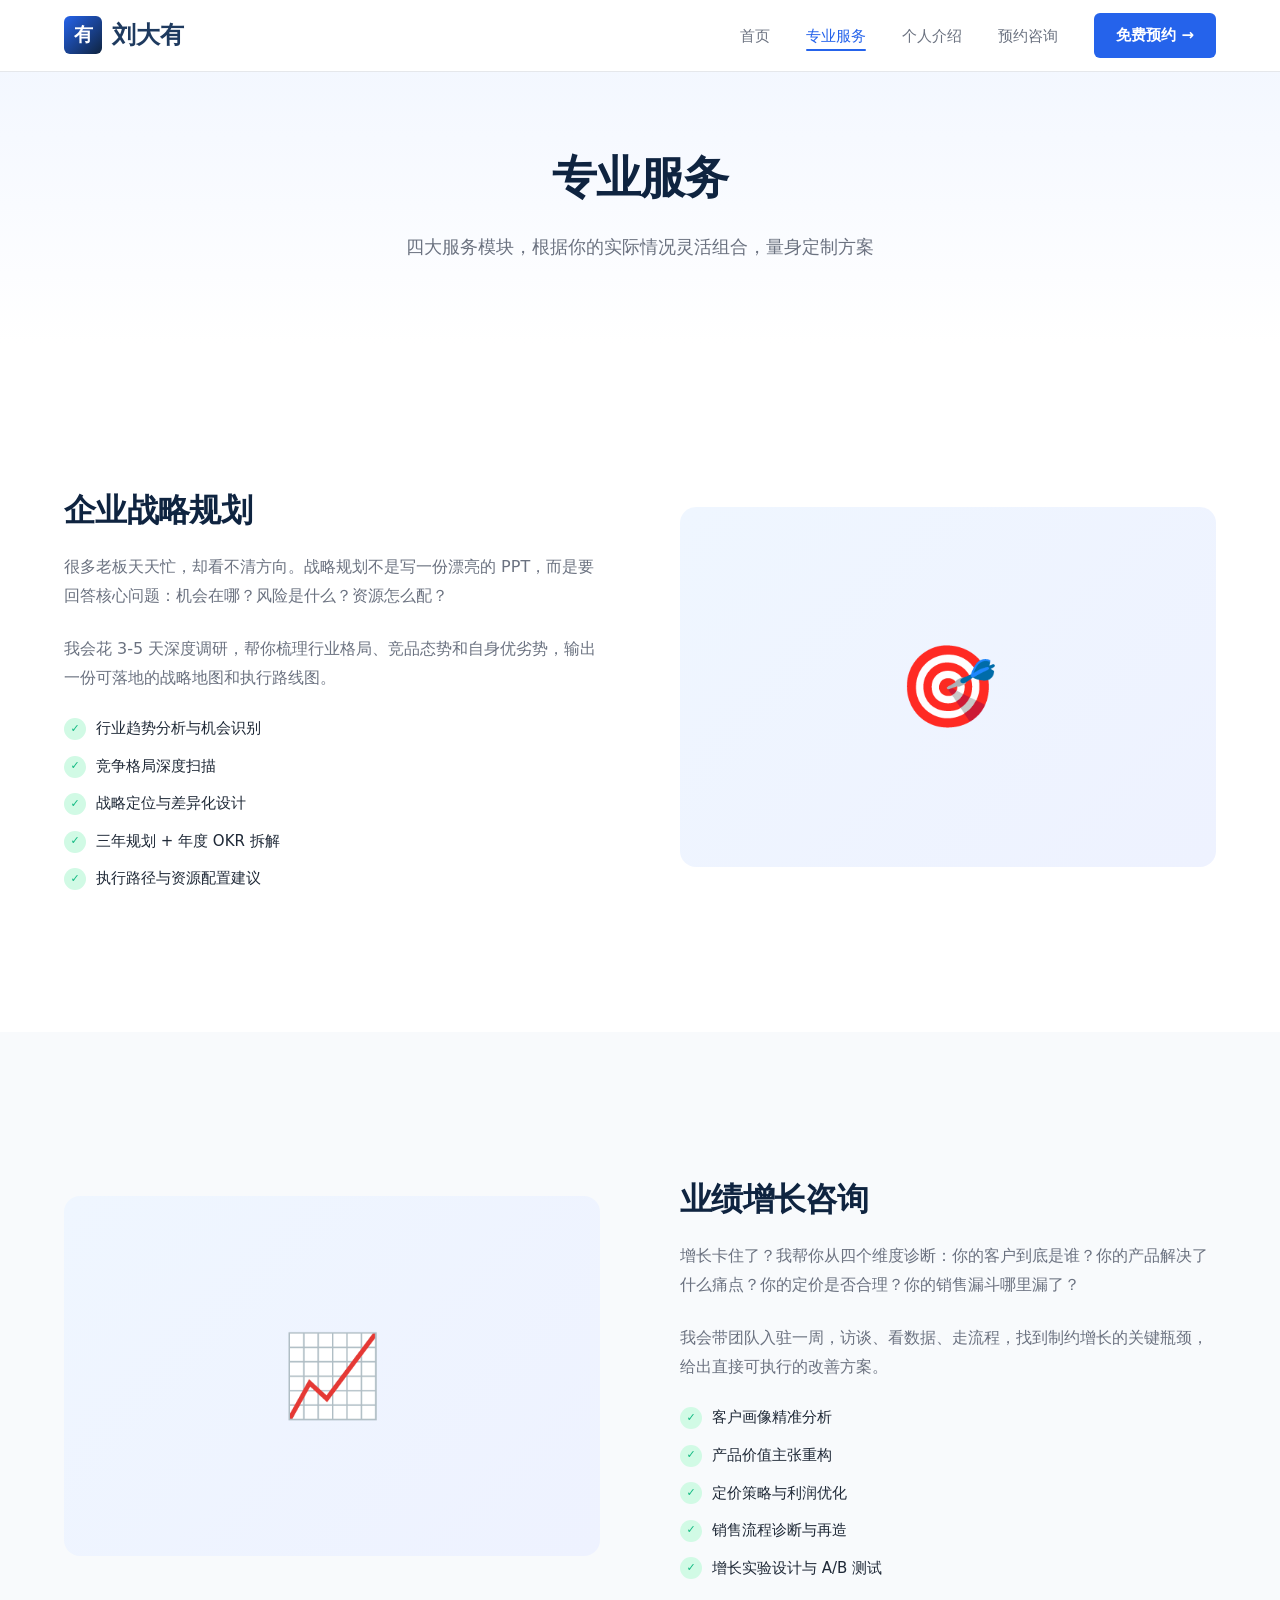
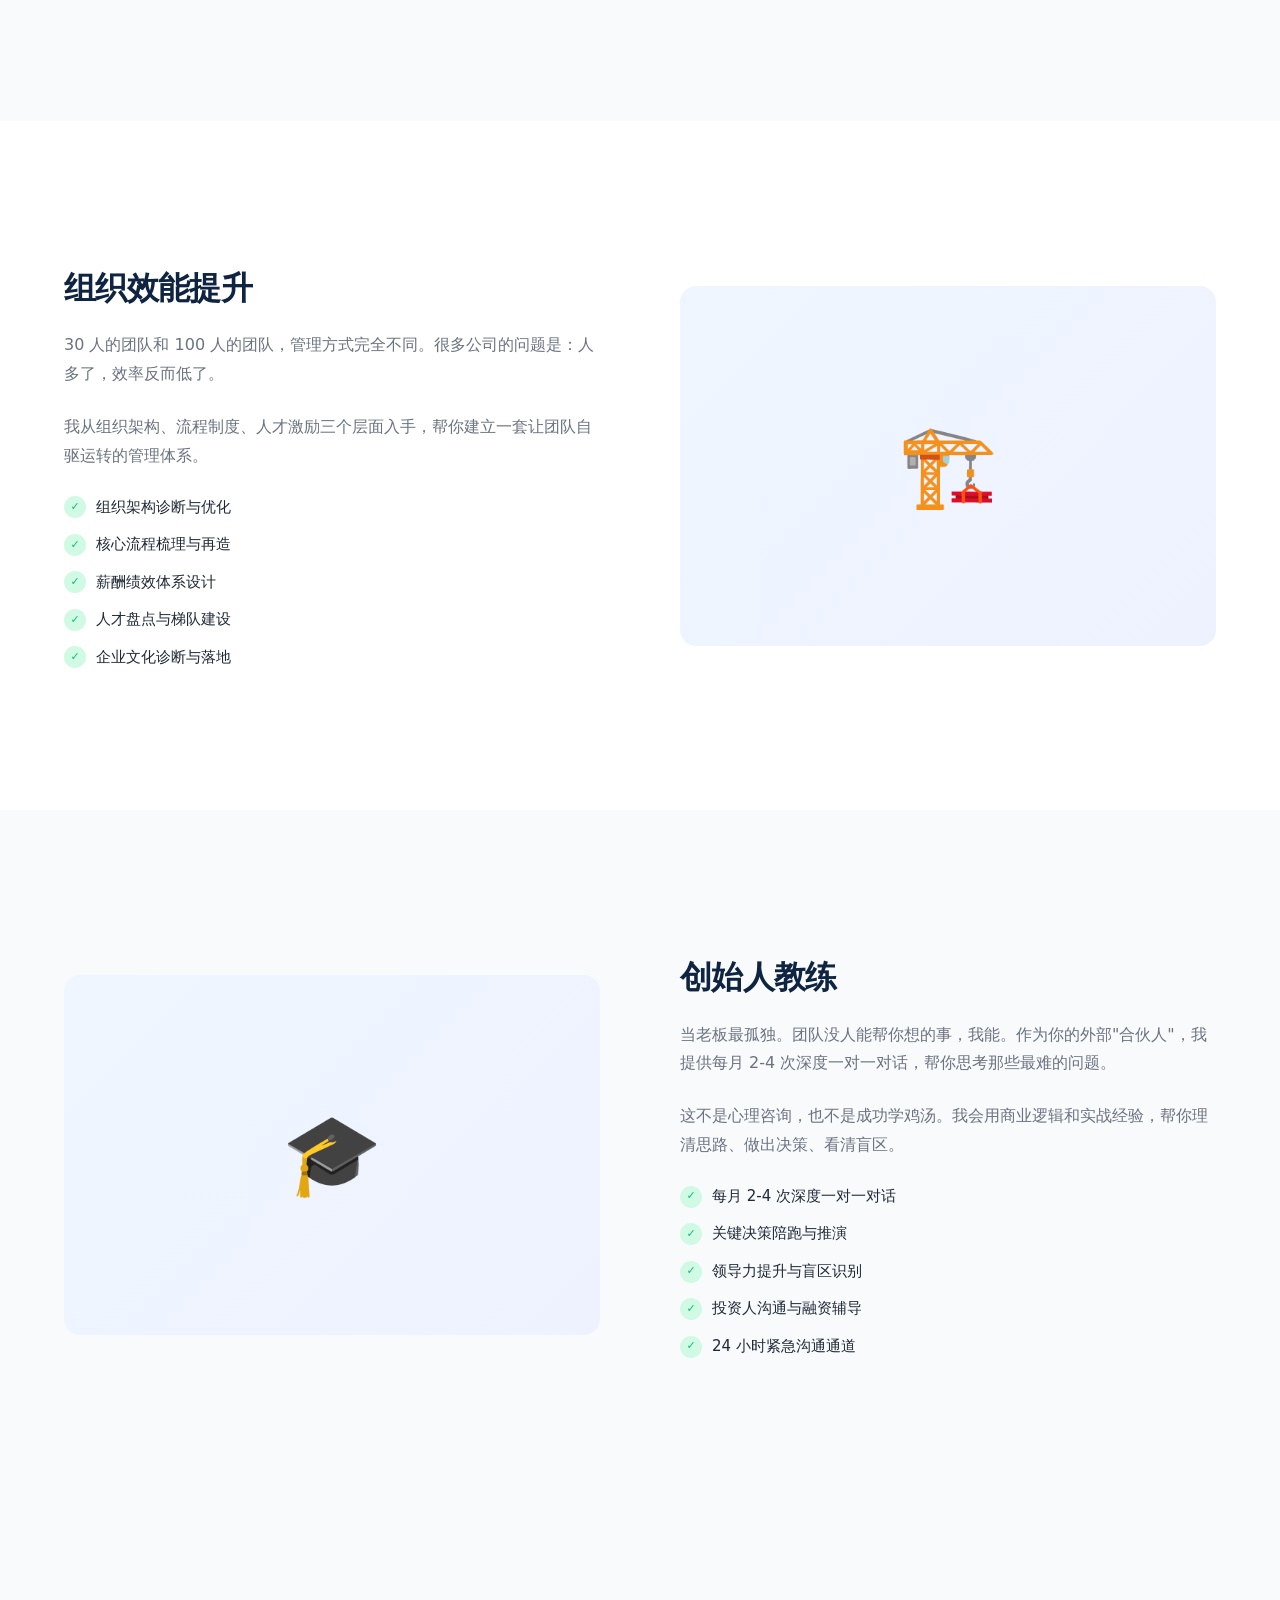
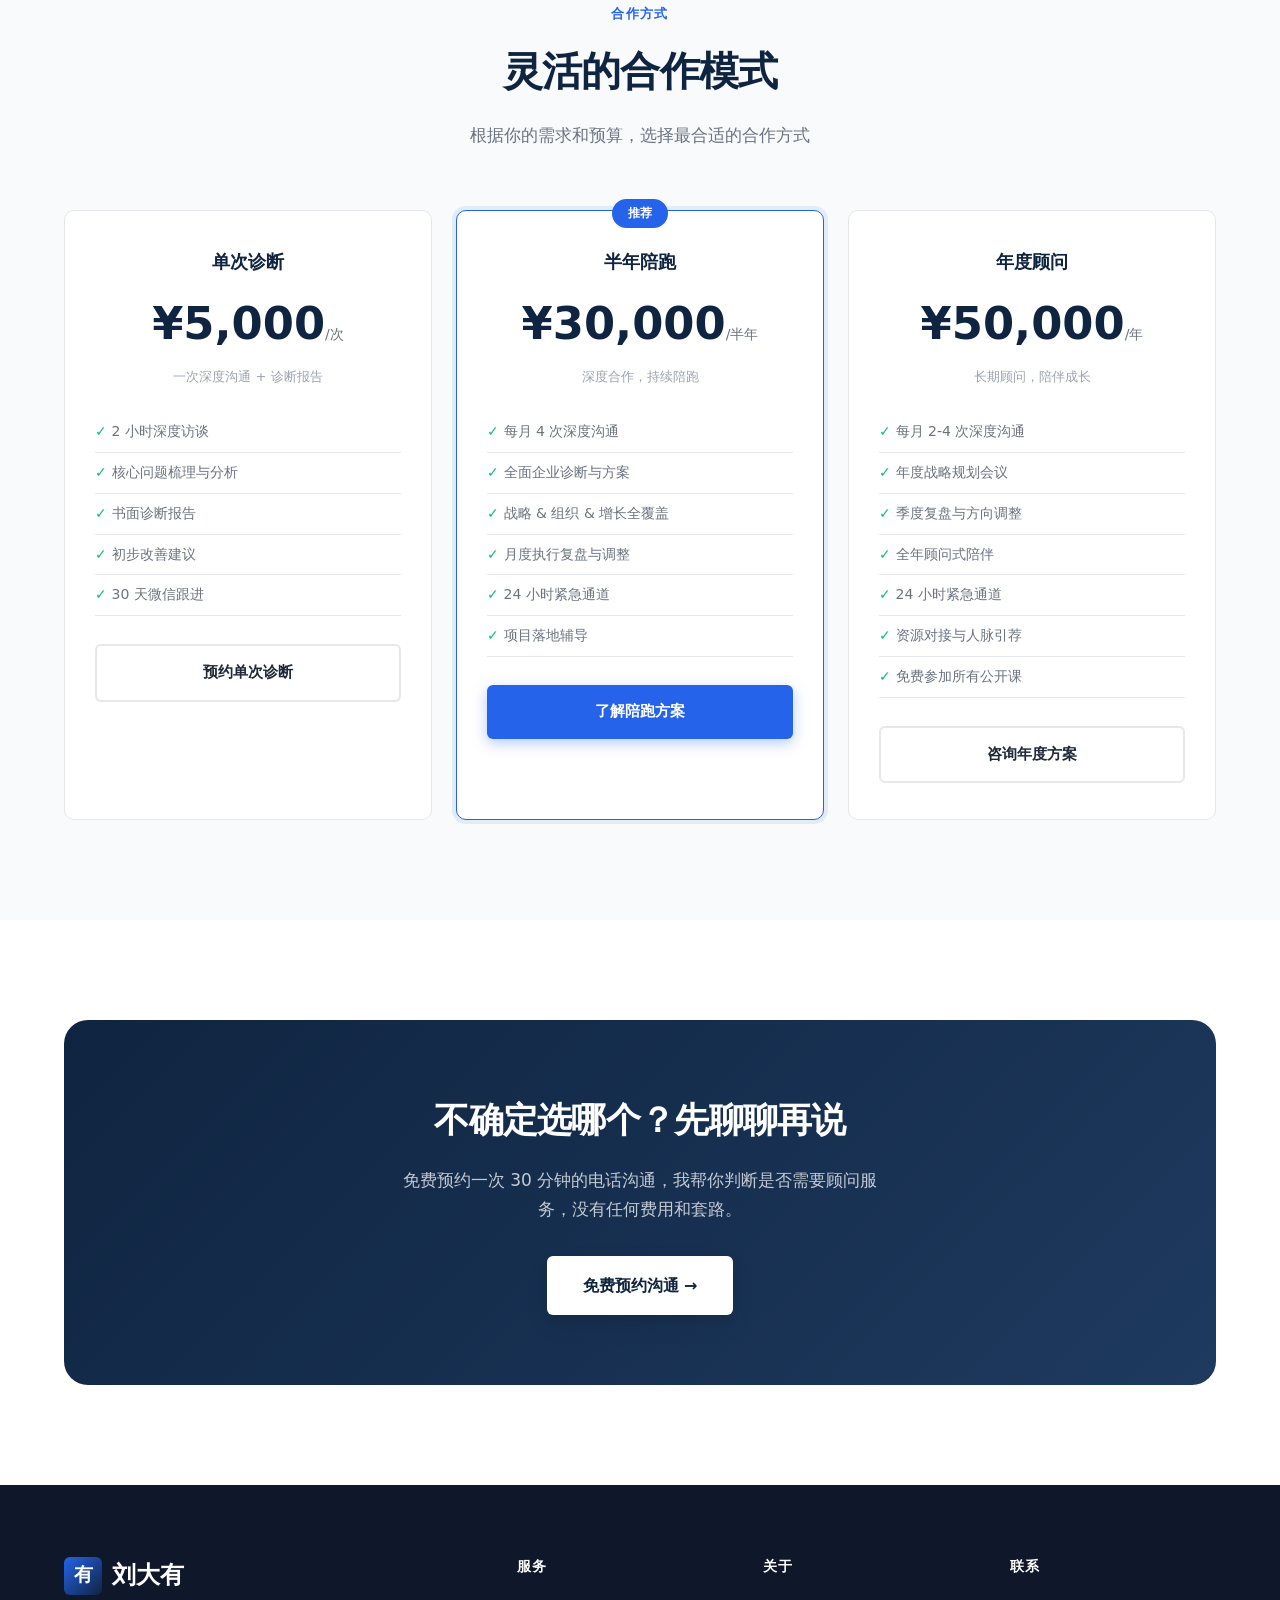
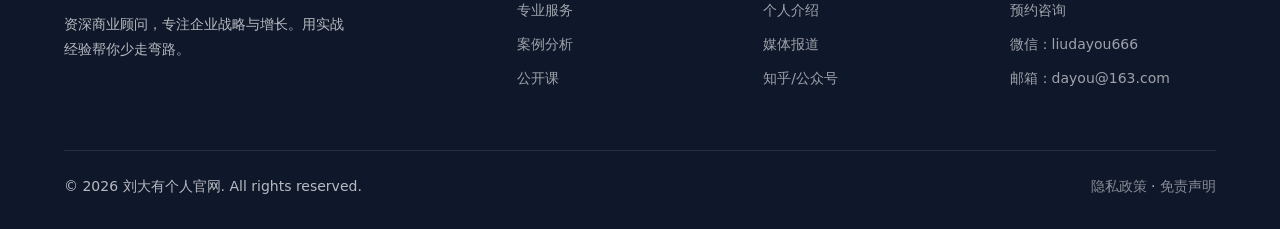
<file: features.html>
<!DOCTYPE html>
<html lang="zh-CN">
<head>
  <meta charset="UTF-8">
  <meta name="viewport" content="width=device-width, initial-scale=1.0">
  <meta name="description" content="刘大有专业服务 - 企业战略规划、业绩增长咨询、组织效能提升、创始人教练">
  <title>专业服务 - 刘大有商业顾问</title>
  <link rel="stylesheet" href="css/style.css">
</head>
<body>

  <!-- ========== 导航栏 ========== -->
  <nav class="navbar" id="navbar">
    <div class="container">
      <a href="index.html" class="logo">
        <span class="logo-icon">有</span>
        刘大有
      </a>
      <ul class="nav-links" id="navLinks">
        <li><a href="index.html">首页</a></li>
        <li><a href="features.html" class="active">专业服务</a></li>
        <li><a href="about.html">个人介绍</a></li>
        <li><a href="contact.html">预约咨询</a></li>
        <li><a href="contact.html" class="nav-cta">免费预约 →</a></li>
      </ul>
      <button class="menu-toggle" id="menuToggle" aria-label="菜单">
        <span></span><span></span><span></span>
      </button>
    </div>
  </nav>

  <!-- ========== 页面标题 ========== -->
  <section class="page-hero">
    <div class="container">
      <h1>专业服务</h1>
      <p>四大服务模块，根据你的实际情况灵活组合，量身定制方案</p>
    </div>
  </section>

  <!-- ========== 服务 1 ========== -->
  <section class="section-sm">
    <div class="container">
      <div class="feature-block">
        <div class="feature-content">
          <h2>企业战略规划</h2>
          <p>很多老板天天忙，却看不清方向。战略规划不是写一份漂亮的 PPT，而是要回答核心问题：机会在哪？风险是什么？资源怎么配？</p>
          <p>我会花 3-5 天深度调研，帮你梳理行业格局、竞品态势和自身优劣势，输出一份可落地的战略地图和执行路线图。</p>
          <ul class="feature-list">
            <li>行业趋势分析与机会识别</li>
            <li>竞争格局深度扫描</li>
            <li>战略定位与差异化设计</li>
            <li>三年规划 + 年度 OKR 拆解</li>
            <li>执行路径与资源配置建议</li>
          </ul>
        </div>
        <div class="feature-image">🎯</div>
      </div>
    </div>
  </section>

  <!-- ========== 服务 2 ========== -->
  <section class="section-sm" style="background: var(--color-bg-alt);">
    <div class="container">
      <div class="feature-block reverse">
        <div class="feature-content">
          <h2>业绩增长咨询</h2>
          <p>增长卡住了？我帮你从四个维度诊断：你的客户到底是谁？你的产品解决了什么痛点？你的定价是否合理？你的销售漏斗哪里漏了？</p>
          <p>我会带团队入驻一周，访谈、看数据、走流程，找到制约增长的关键瓶颈，给出直接可执行的改善方案。</p>
          <ul class="feature-list">
            <li>客户画像精准分析</li>
            <li>产品价值主张重构</li>
            <li>定价策略与利润优化</li>
            <li>销售流程诊断与再造</li>
            <li>增长实验设计与 A/B 测试</li>
          </ul>
        </div>
        <div class="feature-image">📈</div>
      </div>
    </div>
  </section>

  <!-- ========== 服务 3 ========== -->
  <section class="section-sm">
    <div class="container">
      <div class="feature-block">
        <div class="feature-content">
          <h2>组织效能提升</h2>
          <p>30 人的团队和 100 人的团队，管理方式完全不同。很多公司的问题是：人多了，效率反而低了。</p>
          <p>我从组织架构、流程制度、人才激励三个层面入手，帮你建立一套让团队自驱运转的管理体系。</p>
          <ul class="feature-list">
            <li>组织架构诊断与优化</li>
            <li>核心流程梳理与再造</li>
            <li>薪酬绩效体系设计</li>
            <li>人才盘点与梯队建设</li>
            <li>企业文化诊断与落地</li>
          </ul>
        </div>
        <div class="feature-image">🏗️</div>
      </div>
    </div>
  </section>

  <!-- ========== 服务 4 ========== -->
  <section class="section-sm" style="background: var(--color-bg-alt);">
    <div class="container">
      <div class="feature-block reverse">
        <div class="feature-content">
          <h2>创始人教练</h2>
          <p>当老板最孤独。团队没人能帮你想的事，我能。作为你的外部"合伙人"，我提供每月 2-4 次深度一对一对话，帮你思考那些最难的问题。</p>
          <p>这不是心理咨询，也不是成功学鸡汤。我会用商业逻辑和实战经验，帮你理清思路、做出决策、看清盲区。</p>
          <ul class="feature-list">
            <li>每月 2-4 次深度一对一对话</li>
            <li>关键决策陪跑与推演</li>
            <li>领导力提升与盲区识别</li>
            <li>投资人沟通与融资辅导</li>
            <li>24 小时紧急沟通通道</li>
          </ul>
        </div>
        <div class="feature-image">🎓</div>
      </div>
    </div>
  </section>

  <!-- ========== 服务定价 ========== -->
  <section class="section" style="background: var(--color-bg-alt);">
    <div class="container">
      <div class="section-header">
        <span class="section-label">合作方式</span>
        <h2>灵活的合作模式</h2>
        <p>根据你的需求和预算，选择最合适的合作方式</p>
      </div>
      <div class="pricing-grid">
        <div class="pricing-card">
          <h3>单次诊断</h3>
          <div class="price">¥5,000<span>/次</span></div>
          <div class="period">一次深度沟通 + 诊断报告</div>
          <ul class="pricing-features">
            <li>2 小时深度访谈</li>
            <li>核心问题梳理与分析</li>
            <li>书面诊断报告</li>
            <li>初步改善建议</li>
            <li>30 天微信跟进</li>
          </ul>
          <a href="contact.html" class="btn btn-outline" style="width:100%;justify-content:center;">预约单次诊断</a>
        </div>
        <div class="pricing-card featured">
          <h3>半年陪跑</h3>
          <div class="price">¥30,000<span>/半年</span></div>
          <div class="period">深度合作，持续陪跑</div>
          <ul class="pricing-features">
            <li>每月 4 次深度沟通</li>
            <li>全面企业诊断与方案</li>
            <li>战略 & 组织 & 增长全覆盖</li>
            <li>月度执行复盘与调整</li>
            <li>24 小时紧急通道</li>
            <li>项目落地辅导</li>
          </ul>
          <a href="contact.html" class="btn btn-primary" style="width:100%;justify-content:center;">了解陪跑方案</a>
        </div>
        <div class="pricing-card">
          <h3>年度顾问</h3>
          <div class="price">¥50,000<span>/年</span></div>
          <div class="period">长期顾问，陪伴成长</div>
          <ul class="pricing-features">
            <li>每月 2-4 次深度沟通</li>
            <li>年度战略规划会议</li>
            <li>季度复盘与方向调整</li>
            <li>全年顾问式陪伴</li>
            <li>24 小时紧急通道</li>
            <li>资源对接与人脉引荐</li>
            <li>免费参加所有公开课</li>
          </ul>
          <a href="contact.html" class="btn btn-outline" style="width:100%;justify-content:center;">咨询年度方案</a>
        </div>
      </div>
    </div>
  </section>

  <!-- ========== CTA ========== -->
  <section class="section">
    <div class="container">
      <div class="cta-banner">
        <h2>不确定选哪个？先聊聊再说</h2>
        <p>免费预约一次 30 分钟的电话沟通，我帮你判断是否需要顾问服务，没有任何费用和套路。</p>
        <a href="contact.html" class="btn btn-light btn-lg">免费预约沟通 →</a>
      </div>
    </div>
  </section>

  <!-- ========== 页脚 ========== -->
  <footer class="footer">
    <div class="container">
      <div class="footer-grid">
        <div class="footer-brand">
          <a href="index.html" class="logo" style="color:#fff;">
            <span class="logo-icon">有</span> 刘大有
          </a>
          <p>资深商业顾问，专注企业战略与增长。用实战经验帮你少走弯路。</p>
        </div>
        <div>
          <h4>服务</h4>
          <ul class="footer-links">
            <li><a href="features.html">专业服务</a></li>
            <li><a href="#">案例分析</a></li>
            <li><a href="#">公开课</a></li>
          </ul>
        </div>
        <div>
          <h4>关于</h4>
          <ul class="footer-links">
            <li><a href="about.html">个人介绍</a></li>
            <li><a href="#">媒体报道</a></li>
            <li><a href="#">知乎/公众号</a></li>
          </ul>
        </div>
        <div>
          <h4>联系</h4>
          <ul class="footer-links">
            <li><a href="contact.html">预约咨询</a></li>
            <li><a href="#">微信：liudayou666</a></li>
            <li><a href="#">邮箱：dayou@163.com</a></li>
          </ul>
        </div>
      </div>
      <div class="footer-bottom">
        <span>&copy; 2026 刘大有个人官网. All rights reserved.</span>
        <span>
          <a href="#">隐私政策</a> · <a href="#">免责声明</a>
        </span>
      </div>
    </div>
  </footer>

  <script src="js/main.js"></script>
</body>
</html>
</file>
<file: css/style.css>
/* ============================================
   CloudNova - 企业级产品推广网站
   配色: 深蓝 + 白 + 金色点缀
   ============================================ */

/* --- CSS 变量 --- */
:root {
  --color-primary: #1e3a5f;
  --color-primary-dark: #0f2440;
  --color-accent: #2563eb;
  --color-accent-hover: #1d4ed8;
  --color-gold: #c8963e;
  --color-gold-light: #e8c573;
  --color-text: #1f2937;
  --color-text-light: #6b7280;
  --color-text-lighter: #9ca3af;
  --color-bg: #ffffff;
  --color-bg-alt: #f8fafc;
  --color-bg-dark: #0f172a;
  --color-border: #e5e7eb;
  --color-success: #10b981;
  --color-danger: #ef4444;

  --font-sans: 'Segoe UI', system-ui, -apple-system, sans-serif;
  --font-mono: 'Cascadia Code', 'Fira Code', monospace;

  --shadow-sm: 0 1px 2px rgba(0, 0, 0, 0.05);
  --shadow-md: 0 4px 6px rgba(0, 0, 0, 0.07), 0 2px 4px rgba(0, 0, 0, 0.06);
  --shadow-lg: 0 10px 25px rgba(0, 0, 0, 0.08), 0 4px 10px rgba(0, 0, 0, 0.05);
  --shadow-xl: 0 20px 50px rgba(0, 0, 0, 0.12);

  --radius-sm: 6px;
  --radius-md: 10px;
  --radius-lg: 16px;
  --radius-xl: 24px;

  --max-width: 1200px;
  --nav-height: 72px;
}

/* --- Reset & Base --- */
*, *::before, *::after {
  margin: 0;
  padding: 0;
  box-sizing: border-box;
}

html {
  scroll-behavior: smooth;
  font-size: 16px;
}

body {
  font-family: var(--font-sans);
  color: var(--color-text);
  background: var(--color-bg);
  line-height: 1.7;
  -webkit-font-smoothing: antialiased;
  -moz-osx-font-smoothing: grayscale;
}

a {
  color: inherit;
  text-decoration: none;
}

ul { list-style: none; }

img {
  max-width: 100%;
  display: block;
}

/* --- Container --- */
.container {
  width: 100%;
  max-width: var(--max-width);
  margin: 0 auto;
  padding: 0 24px;
}

/* --- Navigation --- */
.navbar {
  position: fixed;
  top: 0;
  left: 0;
  right: 0;
  height: var(--nav-height);
  background: rgba(255, 255, 255, 0.95);
  backdrop-filter: blur(12px);
  border-bottom: 1px solid var(--color-border);
  z-index: 1000;
  transition: box-shadow 0.3s;
}

.navbar.scrolled {
  box-shadow: var(--shadow-md);
}

.navbar .container {
  display: flex;
  align-items: center;
  justify-content: space-between;
  height: 100%;
}

.logo {
  display: flex;
  align-items: center;
  gap: 10px;
  font-size: 1.5rem;
  font-weight: 700;
  color: var(--color-primary);
}

.logo-icon {
  width: 38px;
  height: 38px;
  background: linear-gradient(135deg, var(--color-accent), var(--color-primary-dark));
  border-radius: var(--radius-sm);
  display: flex;
  align-items: center;
  justify-content: center;
  color: #fff;
  font-size: 1.2rem;
}

.nav-links {
  display: flex;
  align-items: center;
  gap: 36px;
}

.nav-links a {
  font-size: 0.938rem;
  font-weight: 500;
  color: var(--color-text-light);
  transition: color 0.2s;
  position: relative;
}

.nav-links a:hover,
.nav-links a.active {
  color: var(--color-accent);
}

.nav-links a.active::after {
  content: '';
  position: absolute;
  bottom: -6px;
  left: 0;
  right: 0;
  height: 2px;
  background: var(--color-accent);
  border-radius: 2px;
}

.nav-cta {
  display: inline-flex;
  align-items: center;
  gap: 6px;
  padding: 10px 22px;
  background: var(--color-accent);
  color: #fff !important;
  border-radius: var(--radius-sm);
  font-weight: 600 !important;
  transition: background 0.2s, transform 0.2s;
}

.nav-cta:hover {
  background: var(--color-accent-hover);
  transform: translateY(-1px);
}

/* Mobile menu button */
.menu-toggle {
  display: none;
  flex-direction: column;
  gap: 5px;
  background: none;
  border: none;
  cursor: pointer;
  padding: 4px;
}

.menu-toggle span {
  display: block;
  width: 24px;
  height: 2px;
  background: var(--color-text);
  border-radius: 2px;
  transition: all 0.3s;
}

/* --- Sections --- */
.section {
  padding: 100px 0;
}

.section-sm { padding: 60px 0; }
.section-lg { padding: 140px 0; }

/* --- Hero --- */
.hero {
  padding: 160px 0 100px;
  background: linear-gradient(180deg, #f0f5ff 0%, #ffffff 100%);
  overflow: hidden;
}

.hero .container {
  display: grid;
  grid-template-columns: 1fr 1fr;
  gap: 60px;
  align-items: center;
}

.hero-badge {
  display: inline-flex;
  align-items: center;
  gap: 8px;
  padding: 6px 16px;
  background: #dbeafe;
  color: var(--color-accent);
  border-radius: 50px;
  font-size: 0.813rem;
  font-weight: 600;
  margin-bottom: 24px;
}

.hero-badge .dot {
  width: 8px;
  height: 8px;
  background: var(--color-accent);
  border-radius: 50%;
  animation: pulse-dot 2s infinite;
}

@keyframes pulse-dot {
  0%, 100% { opacity: 1; }
  50% { opacity: 0.4; }
}

.hero h1 {
  font-size: 3.2rem;
  font-weight: 800;
  line-height: 1.15;
  color: var(--color-primary-dark);
  margin-bottom: 20px;
  letter-spacing: -0.02em;
}

.hero h1 span {
  background: linear-gradient(135deg, var(--color-accent), #7c3aed);
  -webkit-background-clip: text;
  -webkit-text-fill-color: transparent;
  background-clip: text;
}

.hero-desc {
  font-size: 1.125rem;
  color: var(--color-text-light);
  line-height: 1.8;
  margin-bottom: 32px;
  max-width: 480px;
}

.hero-actions {
  display: flex;
  align-items: center;
  gap: 16px;
  flex-wrap: wrap;
}

.btn {
  display: inline-flex;
  align-items: center;
  gap: 8px;
  padding: 14px 30px;
  font-size: 0.938rem;
  font-weight: 600;
  border-radius: var(--radius-sm);
  border: none;
  cursor: pointer;
  transition: all 0.2s;
  font-family: inherit;
}

.btn-primary {
  background: var(--color-accent);
  color: #fff;
  box-shadow: 0 4px 14px rgba(37, 99, 235, 0.35);
}

.btn-primary:hover {
  background: var(--color-accent-hover);
  transform: translateY(-2px);
  box-shadow: 0 6px 20px rgba(37, 99, 235, 0.45);
}

.btn-outline {
  background: transparent;
  color: var(--color-text);
  border: 2px solid var(--color-border);
}

.btn-outline:hover {
  border-color: var(--color-accent);
  color: var(--color-accent);
}

.btn-lg {
  padding: 16px 36px;
  font-size: 1rem;
}

.hero-visual {
  position: relative;
  display: flex;
  align-items: center;
  justify-content: center;
}

.hero-dashboard {
  width: 100%;
  max-width: 520px;
  background: #fff;
  border-radius: var(--radius-lg);
  box-shadow: var(--shadow-xl);
  padding: 24px;
}

.dashboard-header {
  display: flex;
  align-items: center;
  gap: 8px;
  margin-bottom: 20px;
}

.dashboard-dot {
  width: 10px;
  height: 10px;
  border-radius: 50%;
  background: #d1d5db;
}

.dashboard-dot:nth-child(2) { background: #fbbf24; }
.dashboard-dot:nth-child(3) { background: #34d399; }

.dashboard-chart {
  display: flex;
  align-items: flex-end;
  gap: 12px;
  height: 140px;
  margin-bottom: 20px;
}

.chart-bar {
  flex: 1;
  background: linear-gradient(180deg, var(--color-accent), #93c5fd);
  border-radius: 6px 6px 0 0;
  transition: height 0.5s ease;
}

.chart-bar:nth-child(even) {
  background: linear-gradient(180deg, #7c3aed, #c4b5fd);
}

.dashboard-stats {
  display: grid;
  grid-template-columns: 1fr 1fr;
  gap: 12px;
}

.stat-card {
  background: var(--color-bg-alt);
  border-radius: var(--radius-md);
  padding: 16px;
}

.stat-card .label {
  font-size: 0.75rem;
  color: var(--color-text-light);
  text-transform: uppercase;
  letter-spacing: 0.05em;
  margin-bottom: 4px;
}

.stat-card .value {
  font-size: 1.5rem;
  font-weight: 700;
  color: var(--color-primary-dark);
}

.stat-card .trend {
  font-size: 0.75rem;
  color: var(--color-success);
  font-weight: 600;
}

/* --- Clients / Trust Bar --- */
.trust-bar {
  padding: 40px 0;
  border-top: 1px solid var(--color-border);
  border-bottom: 1px solid var(--color-border);
}

.trust-bar .container {
  display: flex;
  align-items: center;
  justify-content: center;
  gap: 48px;
  flex-wrap: wrap;
}

.trust-label {
  font-size: 0.813rem;
  font-weight: 600;
  color: var(--color-text-lighter);
  text-transform: uppercase;
  letter-spacing: 0.08em;
}

.trust-logos {
  display: flex;
  align-items: center;
  gap: 40px;
  flex-wrap: wrap;
}

.trust-logo {
  font-size: 1.125rem;
  font-weight: 700;
  color: var(--color-text-lighter);
  opacity: 0.6;
  transition: opacity 0.2s;
}

.trust-logo:hover { opacity: 1; }

/* --- Feature Section --- */
.features-grid {
  display: grid;
  grid-template-columns: repeat(3, 1fr);
  gap: 30px;
}

.feature-card {
  background: #fff;
  border: 1px solid var(--color-border);
  border-radius: var(--radius-md);
  padding: 36px 30px;
  transition: all 0.3s;
}

.feature-card:hover {
  transform: translateY(-4px);
  box-shadow: var(--shadow-lg);
  border-color: transparent;
}

.feature-icon {
  width: 52px;
  height: 52px;
  background: #eff6ff;
  border-radius: var(--radius-md);
  display: flex;
  align-items: center;
  justify-content: center;
  font-size: 1.5rem;
  margin-bottom: 20px;
}

.feature-card h3 {
  font-size: 1.125rem;
  font-weight: 700;
  margin-bottom: 10px;
  color: var(--color-primary-dark);
}

.feature-card p {
  font-size: 0.938rem;
  color: var(--color-text-light);
  line-height: 1.7;
}

/* --- Section Headers --- */
.section-header {
  text-align: center;
  max-width: 640px;
  margin: 0 auto 60px;
}

.section-label {
  display: inline-block;
  font-size: 0.813rem;
  font-weight: 700;
  color: var(--color-accent);
  text-transform: uppercase;
  letter-spacing: 0.1em;
  margin-bottom: 12px;
}

.section-header h2 {
  font-size: 2.5rem;
  font-weight: 800;
  color: var(--color-primary-dark);
  margin-bottom: 16px;
  letter-spacing: -0.02em;
}

.section-header p {
  font-size: 1.063rem;
  color: var(--color-text-light);
  line-height: 1.7;
}

/* --- Stats --- */
.stats-grid {
  display: grid;
  grid-template-columns: repeat(4, 1fr);
  gap: 30px;
  text-align: center;
}

.stat-item h3 {
  font-size: 2.5rem;
  font-weight: 800;
  color: var(--color-accent);
  margin-bottom: 4px;
}

.stat-item p {
  font-size: 0.938rem;
  color: var(--color-text-light);
}

/* --- CTA Banner --- */
.cta-banner {
  background: linear-gradient(135deg, var(--color-primary-dark), var(--color-primary));
  border-radius: var(--radius-xl);
  padding: 70px 60px;
  text-align: center;
  color: #fff;
}

.cta-banner h2 {
  font-size: 2.2rem;
  font-weight: 800;
  margin-bottom: 16px;
  letter-spacing: -0.02em;
}

.cta-banner p {
  font-size: 1.063rem;
  color: rgba(255,255,255,0.75);
  margin-bottom: 32px;
  max-width: 500px;
  margin-left: auto;
  margin-right: auto;
}

.btn-light {
  background: #fff;
  color: var(--color-primary-dark);
  box-shadow: var(--shadow-lg);
}

.btn-light:hover {
  transform: translateY(-2px);
  box-shadow: var(--shadow-xl);
}

/* --- Footer --- */
.footer {
  background: var(--color-bg-dark);
  color: rgba(255, 255, 255, 0.7);
  padding: 70px 0 30px;
  font-size: 0.875rem;
}

.footer-grid {
  display: grid;
  grid-template-columns: 2fr 1fr 1fr 1fr;
  gap: 40px;
  margin-bottom: 50px;
}

.footer-brand p {
  margin-top: 16px;
  line-height: 1.8;
  max-width: 280px;
}

.footer h4 {
  color: #fff;
  font-size: 0.875rem;
  font-weight: 700;
  text-transform: uppercase;
  letter-spacing: 0.08em;
  margin-bottom: 20px;
}

.footer-links li { margin-bottom: 10px; }

.footer-links a {
  color: rgba(255,255,255,0.6);
  transition: color 0.2s;
}

.footer-links a:hover { color: #fff; }

.footer-bottom {
  border-top: 1px solid rgba(255,255,255,0.1);
  padding-top: 24px;
  display: flex;
  align-items: center;
  justify-content: space-between;
  flex-wrap: wrap;
  gap: 16px;
}

.footer-bottom a {
  color: rgba(255,255,255,0.5);
  transition: color 0.2s;
}

.footer-bottom a:hover { color: #fff; }

/* --- Page Hero (inner pages) --- */
.page-hero {
  padding: 140px 0 80px;
  background: linear-gradient(180deg, #f0f5ff 0%, #ffffff 100%);
  text-align: center;
}

.page-hero h1 {
  font-size: 2.8rem;
  font-weight: 800;
  color: var(--color-primary-dark);
  letter-spacing: -0.02em;
  margin-bottom: 16px;
}

.page-hero p {
  font-size: 1.125rem;
  color: var(--color-text-light);
  max-width: 560px;
  margin: 0 auto;
}

/* ============================================
   FEATURES PAGE
   ============================================ */

.feature-block {
  display: grid;
  grid-template-columns: 1fr 1fr;
  gap: 80px;
  align-items: center;
  padding: 80px 0;
  border-bottom: 1px solid var(--color-border);
}

.feature-block:last-child { border-bottom: none; }

.feature-block.reverse .feature-image {
  order: -1;
}

.feature-image {
  background: linear-gradient(135deg, #eff6ff, #eef2ff);
  border-radius: var(--radius-lg);
  height: 360px;
  display: flex;
  align-items: center;
  justify-content: center;
  font-size: 5rem;
  color: var(--color-accent);
}

.feature-content h2 {
  font-size: 2rem;
  font-weight: 800;
  color: var(--color-primary-dark);
  margin-bottom: 16px;
  letter-spacing: -0.02em;
}

.feature-content p {
  font-size: 1rem;
  color: var(--color-text-light);
  line-height: 1.8;
  margin-bottom: 24px;
}

.feature-list {
  display: flex;
  flex-direction: column;
  gap: 12px;
}

.feature-list li {
  display: flex;
  align-items: center;
  gap: 10px;
  font-size: 0.938rem;
  color: var(--color-text);
}

.feature-list li::before {
  content: '✓';
  display: inline-flex;
  align-items: center;
  justify-content: center;
  width: 22px;
  height: 22px;
  background: #d1fae5;
  color: var(--color-success);
  border-radius: 50%;
  font-size: 0.688rem;
  font-weight: 700;
  flex-shrink: 0;
}

/* Pricing Cards on Features page */
.pricing-grid {
  display: grid;
  grid-template-columns: repeat(3, 1fr);
  gap: 24px;
  margin-top: 40px;
}

.pricing-card {
  background: #fff;
  border: 1px solid var(--color-border);
  border-radius: var(--radius-md);
  padding: 36px 30px;
  text-align: center;
  transition: all 0.3s;
}

.pricing-card.featured {
  border-color: var(--color-accent);
  box-shadow: 0 0 0 4px rgba(37, 99, 235, 0.1);
  position: relative;
}

.pricing-card.featured::before {
  content: '推荐';
  position: absolute;
  top: -12px;
  left: 50%;
  transform: translateX(-50%);
  background: var(--color-accent);
  color: #fff;
  font-size: 0.75rem;
  font-weight: 700;
  padding: 4px 16px;
  border-radius: 50px;
}

.pricing-card h3 {
  font-size: 1.125rem;
  font-weight: 700;
  color: var(--color-primary-dark);
  margin-bottom: 8px;
}

.pricing-card .price {
  font-size: 2.8rem;
  font-weight: 800;
  color: var(--color-primary-dark);
  margin-bottom: 4px;
}

.pricing-card .price span {
  font-size: 0.875rem;
  font-weight: 500;
  color: var(--color-text-light);
}

.pricing-card .period {
  font-size: 0.813rem;
  color: var(--color-text-lighter);
  margin-bottom: 24px;
}

.pricing-features {
  text-align: left;
  margin-bottom: 28px;
}

.pricing-features li {
  padding: 8px 0;
  font-size: 0.875rem;
  color: var(--color-text-light);
  border-bottom: 1px solid var(--color-border);
}

.pricing-features li::before {
  content: '✓ ';
  color: var(--color-success);
  font-weight: 700;
}

/* ============================================
   ABOUT PAGE
   ============================================ */

.about-story {
  display: grid;
  grid-template-columns: 1fr 1fr;
  gap: 80px;
  align-items: center;
}

.about-image {
  background: linear-gradient(135deg, #eff6ff, #eef2ff);
  border-radius: var(--radius-lg);
  height: 400px;
  display: flex;
  align-items: center;
  justify-content: center;
  font-size: 6rem;
}

.about-content h2 {
  font-size: 2rem;
  font-weight: 800;
  color: var(--color-primary-dark);
  margin-bottom: 20px;
  letter-spacing: -0.02em;
}

.about-content p {
  font-size: 1rem;
  color: var(--color-text-light);
  line-height: 1.8;
  margin-bottom: 16px;
}

.values-grid {
  display: grid;
  grid-template-columns: repeat(3, 1fr);
  gap: 24px;
  margin-top: 32px;
}

.value-card {
  text-align: center;
  padding: 30px 20px;
  background: var(--color-bg-alt);
  border-radius: var(--radius-md);
}

.value-card .icon {
  font-size: 2rem;
  margin-bottom: 12px;
}

.value-card h4 {
  font-size: 1rem;
  font-weight: 700;
  color: var(--color-primary-dark);
  margin-bottom: 6px;
}

.value-card p {
  font-size: 0.813rem;
  color: var(--color-text-light);
}

/* Team */
.team-grid {
  display: grid;
  grid-template-columns: repeat(4, 1fr);
  gap: 30px;
}

.team-card {
  text-align: center;
}

.team-avatar {
  width: 120px;
  height: 120px;
  border-radius: 50%;
  background: linear-gradient(135deg, #dbeafe, #e0e7ff);
  margin: 0 auto 16px;
  display: flex;
  align-items: center;
  justify-content: center;
  font-size: 3rem;
}

.team-card h4 {
  font-size: 1rem;
  font-weight: 700;
  color: var(--color-primary-dark);
  margin-bottom: 4px;
}

.team-card .role {
  font-size: 0.813rem;
  color: var(--color-accent);
  font-weight: 600;
}

/* ============================================
   CONTACT PAGE
   ============================================ */

.contact-grid {
  display: grid;
  grid-template-columns: 1fr 1.2fr;
  gap: 60px;
  align-items: start;
}

.contact-info h2 {
  font-size: 2rem;
  font-weight: 800;
  color: var(--color-primary-dark);
  margin-bottom: 16px;
  letter-spacing: -0.02em;
}

.contact-info > p {
  color: var(--color-text-light);
  line-height: 1.8;
  margin-bottom: 32px;
}

.contact-items {
  display: flex;
  flex-direction: column;
  gap: 20px;
}

.contact-item {
  display: flex;
  gap: 14px;
}

.contact-item .icon {
  width: 44px;
  height: 44px;
  background: #eff6ff;
  border-radius: var(--radius-sm);
  display: flex;
  align-items: center;
  justify-content: center;
  font-size: 1.125rem;
  flex-shrink: 0;
}

.contact-item h4 {
  font-size: 0.875rem;
  font-weight: 700;
  color: var(--color-primary-dark);
  margin-bottom: 2px;
}

.contact-item p {
  font-size: 0.875rem;
  color: var(--color-text-light);
}

/* Form */
.contact-form {
  background: #fff;
  border: 1px solid var(--color-border);
  border-radius: var(--radius-lg);
  padding: 40px;
  box-shadow: var(--shadow-md);
}

.form-row {
  display: grid;
  grid-template-columns: 1fr 1fr;
  gap: 16px;
}

.form-group {
  margin-bottom: 20px;
}

.form-group label {
  display: block;
  font-size: 0.813rem;
  font-weight: 600;
  color: var(--color-text);
  margin-bottom: 6px;
}

.form-group input,
.form-group textarea,
.form-group select {
  width: 100%;
  padding: 12px 16px;
  font-size: 0.938rem;
  font-family: inherit;
  border: 1px solid var(--color-border);
  border-radius: var(--radius-sm);
  background: var(--color-bg-alt);
  color: var(--color-text);
  transition: border-color 0.2s, box-shadow 0.2s;
  outline: none;
}

.form-group input:focus,
.form-group textarea:focus,
.form-group select:focus {
  border-color: var(--color-accent);
  box-shadow: 0 0 0 3px rgba(37, 99, 235, 0.1);
}

.form-group textarea { resize: vertical; min-height: 140px; }

.form-submit {
  width: 100%;
  justify-content: center;
  padding: 16px;
  font-size: 1rem;
}

/* Success state */
.form-success {
  display: none;
  text-align: center;
  padding: 40px 20px;
}

.form-success .icon {
  font-size: 3rem;
  margin-bottom: 16px;
}

.form-success h3 {
  font-size: 1.25rem;
  color: var(--color-primary-dark);
  margin-bottom: 8px;
}

.form-success p {
  color: var(--color-text-light);
}

/* ============================================
   RESPONSIVE
   ============================================ */

@media (max-width: 1024px) {
  .hero h1 { font-size: 2.5rem; }
  .features-grid { grid-template-columns: repeat(2, 1fr); }
  .stats-grid { grid-template-columns: repeat(2, 1fr); }
  .team-grid { grid-template-columns: repeat(2, 1fr); }
  .pricing-grid { grid-template-columns: 1fr; max-width: 400px; margin-inline: auto; }
  .footer-grid { grid-template-columns: 1fr 1fr; }
}

@media (max-width: 768px) {
  :root { --nav-height: 64px; }

  /* Mobile nav */
  .nav-links {
    position: fixed;
    top: var(--nav-height);
    left: 0;
    right: 0;
    background: #fff;
    flex-direction: column;
    padding: 24px;
    border-bottom: 1px solid var(--color-border);
    gap: 20px;
    transform: translateY(-100%);
    opacity: 0;
    pointer-events: none;
    transition: all 0.3s;
  }

  .nav-links.active {
    transform: translateY(0);
    opacity: 1;
    pointer-events: auto;
  }

  .menu-toggle { display: flex; }

  /* Hero */
  .hero { padding: 120px 0 60px; }
  .hero .container { grid-template-columns: 1fr; text-align: center; }
  .hero h1 { font-size: 2rem; }
  .hero-desc { max-width: 100%; }
  .hero-actions { justify-content: center; }
  .hero-visual { order: -1; }

  .features-grid { grid-template-columns: 1fr; }
  .stats-grid { grid-template-columns: 1fr 1fr; gap: 24px; }

  .feature-block { grid-template-columns: 1fr; gap: 40px; }
  .feature-block.reverse .feature-image { order: 0; }
  .feature-image { height: 240px; }

  .about-story { grid-template-columns: 1fr; gap: 40px; }
  .about-image { height: 260px; }
  .values-grid { grid-template-columns: 1fr; }

  .contact-grid { grid-template-columns: 1fr; }

  .footer-grid { grid-template-columns: 1fr; }
  .footer-bottom { flex-direction: column; text-align: center; }

  .form-row { grid-template-columns: 1fr; }

  .cta-banner { padding: 40px 24px; }
  .cta-banner h2 { font-size: 1.6rem; }

  .page-hero h1 { font-size: 2rem; }
  .section-header h2 { font-size: 1.8rem; }
}
</file>
